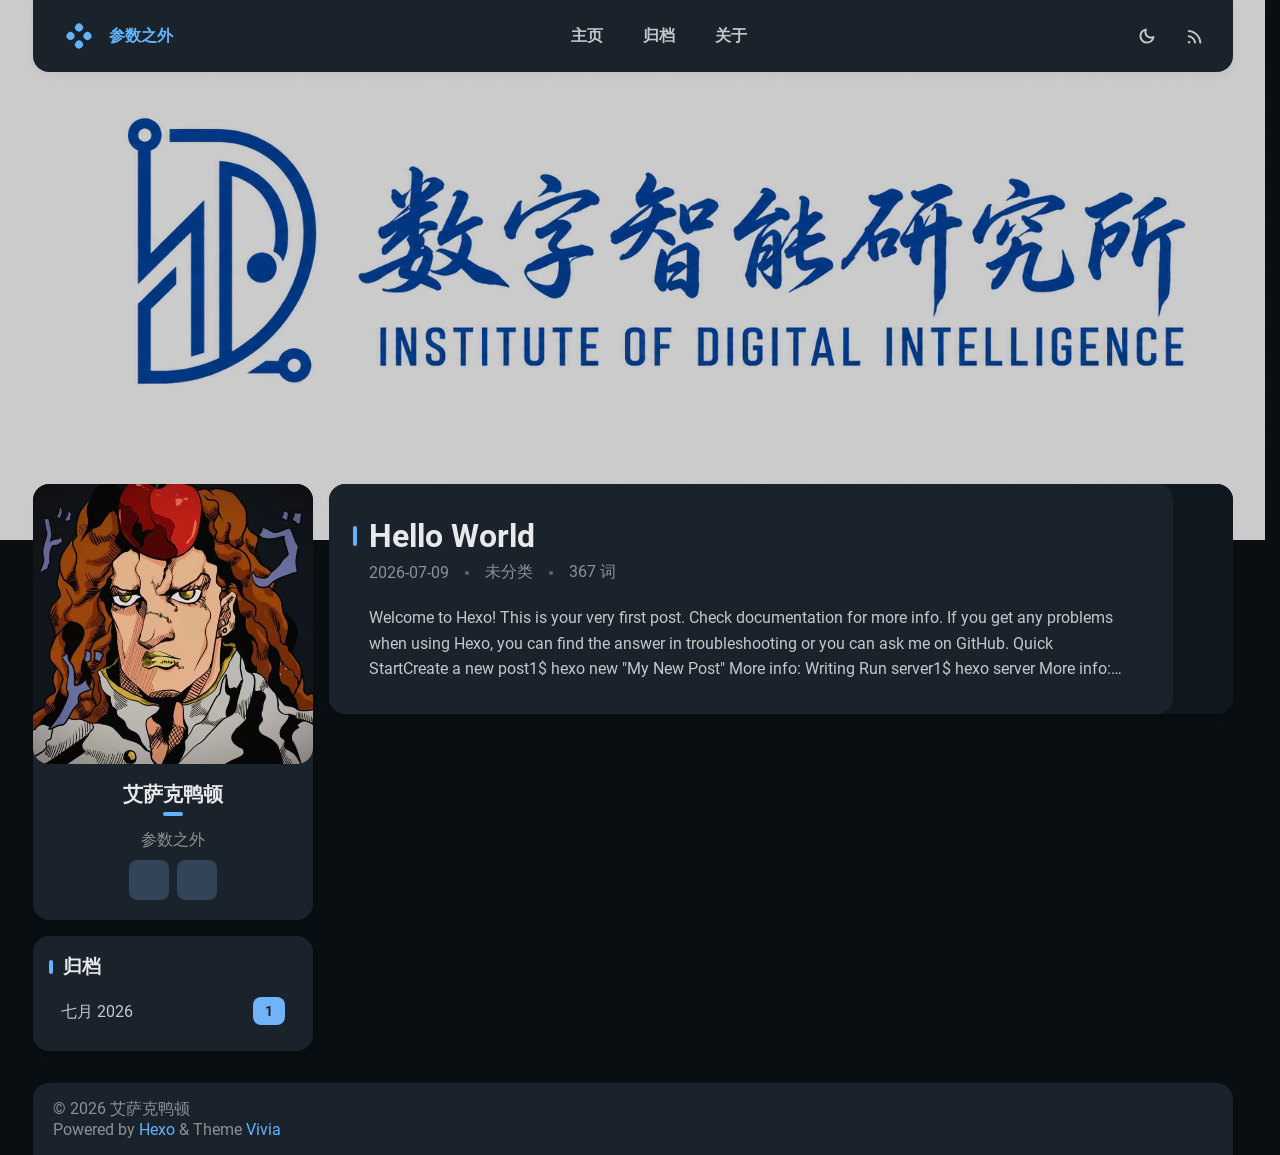
<file: index.html>
<!DOCTYPE html>


<html theme="dark" showBanner="true" hasBanner="true" > 
<link href="https://cdn.staticfile.org/font-awesome/6.4.2/css/fontawesome.min.css" rel="stylesheet">
<link href="https://cdn.staticfile.org/font-awesome/6.4.2/css/brands.min.css" rel="stylesheet">
<link href="https://cdn.staticfile.org/font-awesome/6.4.2/css/solid.min.css" rel="stylesheet">
<script src="/js/color.global.min.js" ></script>
<script src="/js/load-settings.js" ></script>

<head>
  <meta charset="utf-8">
  
  
  

  
  <title>参数之外</title>
  <meta name="viewport" content="width=device-width, initial-scale=1, shrink-to-fit=no">

  <link rel="preload" href="/css/fonts/Roboto-Regular.ttf" as="font" type="font/ttf" crossorigin="anonymous">
  <link rel="preload" href="/css/fonts/Roboto-Bold.ttf" as="font" type="font/ttf" crossorigin="anonymous">

  <meta property="og:type" content="website">
<meta property="og:title" content="参数之外">
<meta property="og:url" content="https://bydparams.cn/index.html">
<meta property="og:site_name" content="参数之外">
<meta property="og:locale" content="zh_CN">
<meta property="article:author" content="艾萨克鸭顿">
<meta name="twitter:card" content="summary">
  
    <link rel="alternate" href="/atom.xml" title="参数之外" type="application/atom+xml">
  
  
    <link rel="shortcut icon" href="/favicon.png">
  
  
  
<link rel="stylesheet" href="/css/style.css">

<meta name="generator" content="Hexo 8.1.2"></head>

<body>
  
  
    
<div id="banner" class=" is_home ">
  <img src="/image.png" itemprop="image">
  <div id="banner-dim"></div>
</div>
 
   
  <div id="main-grid" class="  ">
    <div id="nav" class=" is_home "  >
      <navbar id="navbar">
  <nav id="title-nav">
    <a href="/">
      <div id="vivia-logo">
        <div class="dot"></div>
        <div class="dot"></div>
        <div class="dot"></div>
        <div class="dot"></div>
      </div>
      <div>参数之外 </div>
    </a>
  </nav>
  <nav id="main-nav">
    
      <a class="main-nav-link" href="/">主页</a>
    
      <a class="main-nav-link" href="/archives">归档</a>
    
      <a class="main-nav-link" href="/about">关于</a>
    
  </nav>
  <nav id="sub-nav">
    <a id="theme-btn" class="nav-icon">
      <span class="light-mode-icon"><svg xmlns="http://www.w3.org/2000/svg" height="20" viewBox="0 -960 960 960" width="20"><path d="M438.5-829.913v-48q0-17.452 11.963-29.476 11.964-12.024 29.326-12.024 17.363 0 29.537 12.024t12.174 29.476v48q0 17.452-11.963 29.476-11.964 12.024-29.326 12.024-17.363 0-29.537-12.024T438.5-829.913Zm0 747.826v-48q0-17.452 11.963-29.476 11.964-12.024 29.326-12.024 17.363 0 29.537 12.024t12.174 29.476v48q0 17.452-11.963 29.476-11.964 12.024-29.326 12.024-17.363 0-29.537-12.024T438.5-82.087ZM877.913-438.5h-48q-17.452 0-29.476-11.963-12.024-11.964-12.024-29.326 0-17.363 12.024-29.537t29.476-12.174h48q17.452 0 29.476 11.963 12.024 11.964 12.024 29.326 0 17.363-12.024 29.537T877.913-438.5Zm-747.826 0h-48q-17.452 0-29.476-11.963-12.024-11.964-12.024-29.326 0-17.363 12.024-29.537T82.087-521.5h48q17.452 0 29.476 11.963 12.024 11.964 12.024 29.326 0 17.363-12.024 29.537T130.087-438.5Zm660.174-290.87-34.239 32q-12.913 12.674-29.565 12.174-16.653-.5-29.327-13.174-12.674-12.673-12.554-28.826.12-16.152 12.794-28.826l33-35q12.913-12.674 30.454-12.674t30.163 12.847q12.709 12.846 12.328 30.826-.38 17.98-13.054 30.653ZM262.63-203.978l-32 34q-12.913 12.674-30.454 12.674t-30.163-12.847q-12.709-12.846-12.328-30.826.38-17.98 13.054-30.653l33.239-31q12.913-12.674 29.565-12.174 16.653.5 29.327 13.174 12.674 12.673 12.554 28.826-.12 16.152-12.794 28.826Zm466.74 33.239-32-33.239q-12.674-12.913-12.174-29.565.5-16.653 13.174-29.327 12.673-12.674 28.826-13.054 16.152-.38 28.826 12.294l35 33q12.674 12.913 12.674 30.454t-12.847 30.163q-12.846 12.709-30.826 12.328-17.98-.38-30.653-13.054ZM203.978-697.37l-34-33q-12.674-12.913-13.174-29.945-.5-17.033 12.174-29.707t31.326-13.293q18.653-.62 31.326 13.054l32 34.239q11.674 12.913 11.174 29.565-.5 16.653-13.174 29.327-12.673 12.674-28.826 12.554-16.152-.12-28.826-12.794ZM480-240q-100 0-170-70t-70-170q0-100 70-170t170-70q100 0 170 70t70 170q0 100-70 170t-170 70Zm-.247-82q65.703 0 111.475-46.272Q637-414.544 637-480.247t-45.525-111.228Q545.95-637 480.247-637t-111.475 45.525Q323-545.95 323-480.247t45.525 111.975Q414.05-322 479.753-322ZM481-481Z"/></svg></span>
      <span class="dark-mode-icon"><svg xmlns="http://www.w3.org/2000/svg" height="20" viewBox="0 -960 960 960" width="20"><path d="M480.239-116.413q-152.63 0-258.228-105.478Q116.413-327.37 116.413-480q0-130.935 77.739-227.435t206.304-125.043q43.022-9.631 63.87 10.869t3.478 62.805q-8.891 22.043-14.315 44.463-5.424 22.42-5.424 46.689 0 91.694 64.326 155.879 64.325 64.186 156.218 64.186 24.369 0 46.978-4.946 22.609-4.945 44.413-14.076 42.826-17.369 62.967 1.142 20.142 18.511 10.511 61.054Q807.174-280 712.63-198.206q-94.543 81.793-232.391 81.793Zm0-95q79.783 0 143.337-40.217 63.554-40.218 95.793-108.283-15.608 4.044-31.097 5.326-15.49 1.283-31.859.805-123.706-4.066-210.777-90.539-87.071-86.473-91.614-212.092-.24-16.369.923-31.978 1.164-15.609 5.446-30.978-67.826 32.478-108.282 96.152Q211.652-559.543 211.652-480q0 111.929 78.329 190.258 78.329 78.329 190.258 78.329ZM466.13-465.891Z"/></svg></span>
    </a>
    
      <a id="nav-rss-link" class="nav-icon mobile-hide" href="/atom.xml" title="RSS 订阅">
        <svg xmlns="http://www.w3.org/2000/svg" height="20" viewBox="0 -960 960 960" width="20"><path d="M198-120q-25.846 0-44.23-18.384-18.384-18.385-18.384-44.23 0-25.846 18.384-44.23 18.384-18.385 44.23-18.385 25.846 0 44.23 18.385 18.384 18.384 18.384 44.23 0 25.845-18.384 44.23Q223.846-120 198-120Zm538.385 0q-18.846 0-32.923-13.769-14.076-13.769-15.922-33.23-8.692-100.616-51.077-188.654-42.385-88.039-109.885-155.539-67.5-67.501-155.539-109.885Q283-663.462 182.385-672.154q-19.461-1.846-33.23-16.23-13.769-14.385-13.769-33.846t14.076-32.922q14.077-13.461 32.923-12.23 120.076 8.692 226.038 58.768 105.961 50.077 185.73 129.846 79.769 79.769 129.846 185.731 50.077 105.961 58.769 226.038 1.231 18.846-12.538 32.922Q756.461-120 736.385-120Zm-252 0q-18.231 0-32.423-13.461t-18.653-33.538Q418.155-264.23 348.886-333.5q-69.27-69.27-166.501-84.423-20.077-4.462-33.538-18.961-13.461-14.5-13.461-33.346 0-19.076 13.884-33.23 13.884-14.153 33.115-10.922 136.769 15.384 234.384 112.999 97.615 97.615 112.999 234.384 3.231 19.23-10.538 33.115Q505.461-120 484.385-120Z"/></svg>
      </a>
    
    <div id="nav-menu-btn" class="nav-icon">
      <svg xmlns="http://www.w3.org/2000/svg" height="20" viewBox="0 -960 960 960" width="20"><path d="M177.37-252.282q-17.453 0-29.477-11.964-12.024-11.963-12.024-29.326t12.024-29.537q12.024-12.174 29.477-12.174h605.26q17.453 0 29.477 11.964 12.024 11.963 12.024 29.326t-12.024 29.537q-12.024 12.174-29.477 12.174H177.37Zm0-186.218q-17.453 0-29.477-11.963-12.024-11.964-12.024-29.326 0-17.363 12.024-29.537T177.37-521.5h605.26q17.453 0 29.477 11.963 12.024 11.964 12.024 29.326 0 17.363-12.024 29.537T782.63-438.5H177.37Zm0-186.217q-17.453 0-29.477-11.964-12.024-11.963-12.024-29.326t12.024-29.537q12.024-12.174 29.477-12.174h605.26q17.453 0 29.477 11.964 12.024 11.963 12.024 29.326t-12.024 29.537q-12.024 12.174-29.477 12.174H177.37Z"/></svg>
    </div>
  </nav>
</navbar>
<div id="nav-dropdown" class="hidden">
  <div id="dropdown-link-list">
    
      <a class="nav-dropdown-link" href="/">主页</a>
    
      <a class="nav-dropdown-link" href="/archives">归档</a>
    
      <a class="nav-dropdown-link" href="/about">关于</a>
    
    
      <a class="nav-dropdown-link" href="/atom.xml" title="RSS 订阅">RSS</a>
     
    </div>
</div>
<script>
  let dropdownBtn = document.getElementById("nav-menu-btn");
  let dropdownEle = document.getElementById("nav-dropdown");
  dropdownBtn.onclick = function() {
    dropdownEle.classList.toggle("hidden");
  }
</script>
    </div>
    <div id="sidebar-wrapper">
      <sidebar id="sidebar">
  
    <div class="widget-wrap">
  <div class="info-card">
    <div class="avatar">
      
        <image src=/favicon.png></image>
      
      <div class="img-dim"></div>
    </div>
    <div class="info">
      <div class="username">艾萨克鸭顿 </div>
      <div class="dot"></div>
      <div class="subtitle">参数之外 </div>
      <div class="link-list">
        
          <a class="link-btn" rel="me noopener" target="_blank" href="https://github.com/shenkunlovecoding" title="GitHub"><i class="fa-brands fa-github"></i></a>
        
          <a class="link-btn" rel="me noopener" target="_blank" href="https://space.bilibili.com/624444265" title="BiliBili"><i class="fa-brands fa-bilibili"></i></a>
         
      </div>  
    </div>
  </div>
</div>

  
  <div class="sticky">
    
      



    
      

    
      
  <div class="widget-wrap">
    <div class="widget">
      <h3 class="widget-title">归档</h3>
      
      
        <a class="archive-link" href="/archives/2026/07 ">
          七月 2026 
          <div class="archive-count">1 </div>
        </a>
      
    </div>
  </div>


    
  </div>
</sidebar>
    </div>
    <div id="content-body">
      
  



<article id="post-hello-world" class="h-entry article article-type-post" itemprop="blogPost" itemscope itemtype="https://schema.org/BlogPosting">
   
  <div class="article-inner">
    <div class="article-main">
      <header class="article-header">
        
<div class="main-title-bar">
  <div class="main-title-dot"></div>
  
    
      <h1 itemprop="name">
        <a class="p-name article-title" href="/2026/07/09/hello-world/">Hello World</a>
      </h1>
    
  
</div>

        <div class='meta-info-bar'>
          <div class="meta-info">
  <time class="dt-published" datetime="2026-07-09T03:23:43.039Z" itemprop="datePublished">2026-07-09</time>
</div>
          <div class="need-seperator meta-info">
            <div class="meta-cate-flex">
  
    未分类 
   
</div>
  
          </div>
          <div class="wordcount need-seperator meta-info">
            367 词 
          </div>
        </div>
        
      </header>
      <div class="e-content article-entry" itemprop="articleBody">
        
          <div class="truncate-text">
            
              Welcome to Hexo! This is your very first post. Check documentation for more info. If you get any problems when using Hexo, you can find the answer in troubleshooting or you can ask me on GitHub.
Quick StartCreate a new post1$ hexo new &quot;My New Post&quot;

More info: Writing
Run server1$ hexo server

More info: Server
Generate static files1$ hexo generate

More info: Generating
Deploy to remote sites1$ hexo deploy

More info: Deployment

            
          </div>
        
      </div>

         
    </div>

    

    
    <a class="right-panel  non-pic  "
      
      href="/2026/07/09/hello-world/" 
    >
       
      <i class="fa-solid fa-angle-right non-pic"></i>
       
    </a>
     
  </div>
  
</article>










    </div>
    <div id="footer-wrapper">
      <footer id="footer">
  
  <div id="footer-info" class="inner">
    
    &copy; 2026 艾萨克鸭顿<br>
    Powered by <a href="https://hexo.io/" target="_blank">Hexo</a> & Theme <a target="_blank" rel="noopener" href="https://github.com/saicaca/hexo-theme-vivia">Vivia</a>
  </div>
</footer>

    </div>
    <div class="back-to-top-wrapper">
    <button id="back-to-top-btn" class="back-to-top-btn hide" onclick="topFunction()">
        <i class="fa-solid fa-angle-up"></i>
    </button>
</div>

<script>
    function topFunction() {
        window.scroll({ top: 0, behavior: 'smooth' });
    }
    let btn = document.getElementById('back-to-top-btn');
    function scrollFunction() {
        if (document.body.scrollTop > 600 || document.documentElement.scrollTop > 600) {
            btn.classList.remove('hide')
        } else {
            btn.classList.add('hide')
        }
    }
    window.onscroll = function() {
        scrollFunction();
    }
</script>

  </div>
  <script src="/js/light-dark-switch.js"></script>
</body>
</html>
</file>
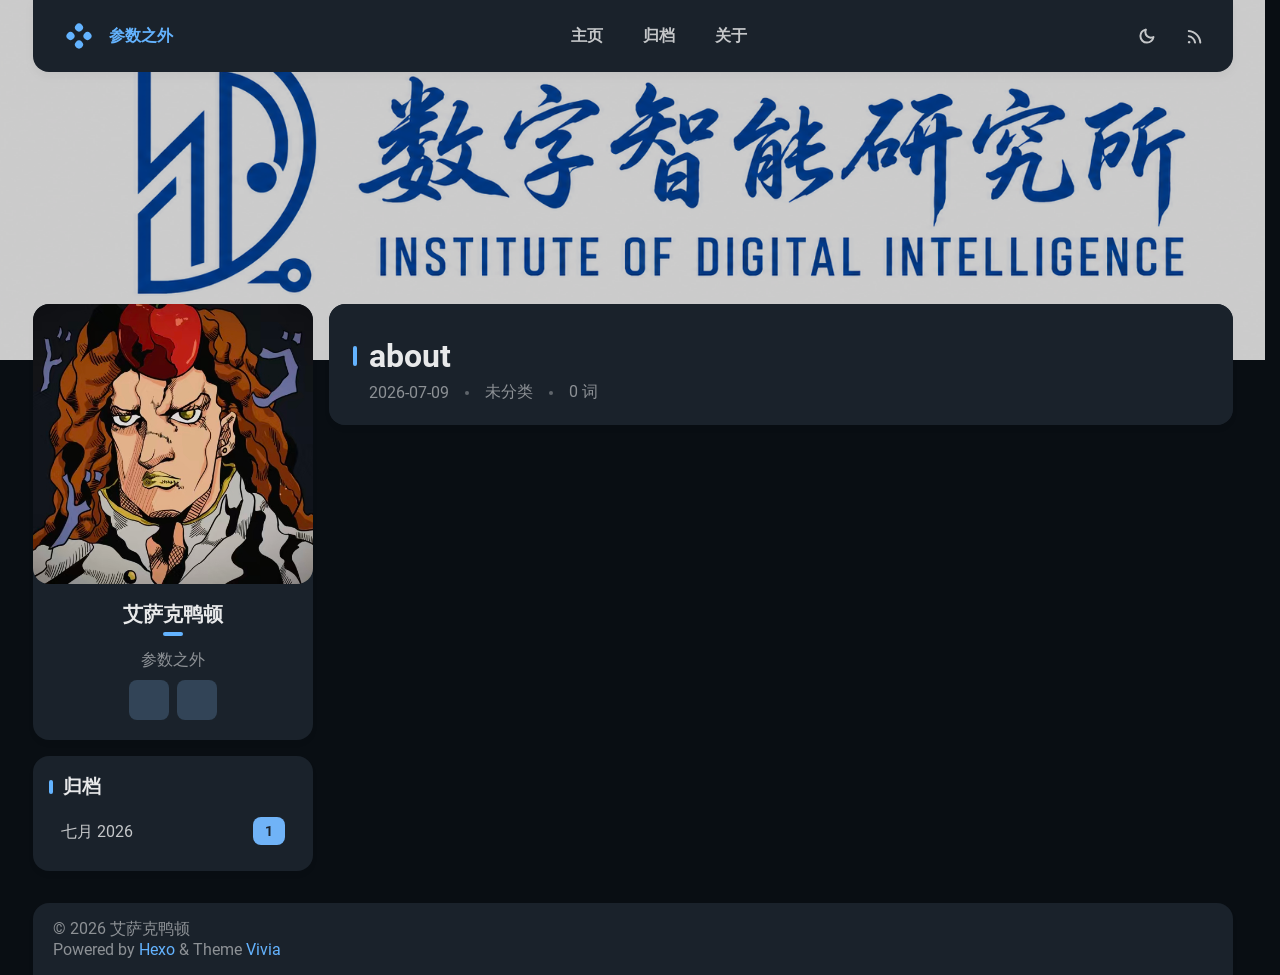
<file: about/index.html>
<!DOCTYPE html>


<html theme="dark" showBanner="true" hasBanner="true" > 
<link href="https://cdn.staticfile.org/font-awesome/6.4.2/css/fontawesome.min.css" rel="stylesheet">
<link href="https://cdn.staticfile.org/font-awesome/6.4.2/css/brands.min.css" rel="stylesheet">
<link href="https://cdn.staticfile.org/font-awesome/6.4.2/css/solid.min.css" rel="stylesheet">
<script src="/js/color.global.min.js" ></script>
<script src="/js/load-settings.js" ></script>

<head>
  <meta charset="utf-8">
  
  
  

  
  <title>about | 参数之外</title>
  <meta name="viewport" content="width=device-width, initial-scale=1, shrink-to-fit=no">

  <link rel="preload" href="/css/fonts/Roboto-Regular.ttf" as="font" type="font/ttf" crossorigin="anonymous">
  <link rel="preload" href="/css/fonts/Roboto-Bold.ttf" as="font" type="font/ttf" crossorigin="anonymous">

  <meta property="og:type" content="website">
<meta property="og:title" content="about">
<meta property="og:url" content="https://bydparams.cn/about/index.html">
<meta property="og:site_name" content="参数之外">
<meta property="og:locale" content="zh_CN">
<meta property="article:published_time" content="2026-07-09T03:48:43.000Z">
<meta property="article:modified_time" content="2026-07-09T03:48:43.534Z">
<meta property="article:author" content="艾萨克鸭顿">
<meta name="twitter:card" content="summary">
  
    <link rel="alternate" href="/atom.xml" title="参数之外" type="application/atom+xml">
  
  
    <link rel="shortcut icon" href="/favicon.png">
  
  
  
<link rel="stylesheet" href="/css/style.css">

<meta name="generator" content="Hexo 8.1.2"></head>

<body>
  
  
    
<div id="banner" class="">
  <img src="/image.png" itemprop="image">
  <div id="banner-dim"></div>
</div>
 
   
  <div id="main-grid" class="  ">
    <div id="nav" class=""  >
      <navbar id="navbar">
  <nav id="title-nav">
    <a href="/">
      <div id="vivia-logo">
        <div class="dot"></div>
        <div class="dot"></div>
        <div class="dot"></div>
        <div class="dot"></div>
      </div>
      <div>参数之外 </div>
    </a>
  </nav>
  <nav id="main-nav">
    
      <a class="main-nav-link" href="/">主页</a>
    
      <a class="main-nav-link" href="/archives">归档</a>
    
      <a class="main-nav-link" href="/about">关于</a>
    
  </nav>
  <nav id="sub-nav">
    <a id="theme-btn" class="nav-icon">
      <span class="light-mode-icon"><svg xmlns="http://www.w3.org/2000/svg" height="20" viewBox="0 -960 960 960" width="20"><path d="M438.5-829.913v-48q0-17.452 11.963-29.476 11.964-12.024 29.326-12.024 17.363 0 29.537 12.024t12.174 29.476v48q0 17.452-11.963 29.476-11.964 12.024-29.326 12.024-17.363 0-29.537-12.024T438.5-829.913Zm0 747.826v-48q0-17.452 11.963-29.476 11.964-12.024 29.326-12.024 17.363 0 29.537 12.024t12.174 29.476v48q0 17.452-11.963 29.476-11.964 12.024-29.326 12.024-17.363 0-29.537-12.024T438.5-82.087ZM877.913-438.5h-48q-17.452 0-29.476-11.963-12.024-11.964-12.024-29.326 0-17.363 12.024-29.537t29.476-12.174h48q17.452 0 29.476 11.963 12.024 11.964 12.024 29.326 0 17.363-12.024 29.537T877.913-438.5Zm-747.826 0h-48q-17.452 0-29.476-11.963-12.024-11.964-12.024-29.326 0-17.363 12.024-29.537T82.087-521.5h48q17.452 0 29.476 11.963 12.024 11.964 12.024 29.326 0 17.363-12.024 29.537T130.087-438.5Zm660.174-290.87-34.239 32q-12.913 12.674-29.565 12.174-16.653-.5-29.327-13.174-12.674-12.673-12.554-28.826.12-16.152 12.794-28.826l33-35q12.913-12.674 30.454-12.674t30.163 12.847q12.709 12.846 12.328 30.826-.38 17.98-13.054 30.653ZM262.63-203.978l-32 34q-12.913 12.674-30.454 12.674t-30.163-12.847q-12.709-12.846-12.328-30.826.38-17.98 13.054-30.653l33.239-31q12.913-12.674 29.565-12.174 16.653.5 29.327 13.174 12.674 12.673 12.554 28.826-.12 16.152-12.794 28.826Zm466.74 33.239-32-33.239q-12.674-12.913-12.174-29.565.5-16.653 13.174-29.327 12.673-12.674 28.826-13.054 16.152-.38 28.826 12.294l35 33q12.674 12.913 12.674 30.454t-12.847 30.163q-12.846 12.709-30.826 12.328-17.98-.38-30.653-13.054ZM203.978-697.37l-34-33q-12.674-12.913-13.174-29.945-.5-17.033 12.174-29.707t31.326-13.293q18.653-.62 31.326 13.054l32 34.239q11.674 12.913 11.174 29.565-.5 16.653-13.174 29.327-12.673 12.674-28.826 12.554-16.152-.12-28.826-12.794ZM480-240q-100 0-170-70t-70-170q0-100 70-170t170-70q100 0 170 70t70 170q0 100-70 170t-170 70Zm-.247-82q65.703 0 111.475-46.272Q637-414.544 637-480.247t-45.525-111.228Q545.95-637 480.247-637t-111.475 45.525Q323-545.95 323-480.247t45.525 111.975Q414.05-322 479.753-322ZM481-481Z"/></svg></span>
      <span class="dark-mode-icon"><svg xmlns="http://www.w3.org/2000/svg" height="20" viewBox="0 -960 960 960" width="20"><path d="M480.239-116.413q-152.63 0-258.228-105.478Q116.413-327.37 116.413-480q0-130.935 77.739-227.435t206.304-125.043q43.022-9.631 63.87 10.869t3.478 62.805q-8.891 22.043-14.315 44.463-5.424 22.42-5.424 46.689 0 91.694 64.326 155.879 64.325 64.186 156.218 64.186 24.369 0 46.978-4.946 22.609-4.945 44.413-14.076 42.826-17.369 62.967 1.142 20.142 18.511 10.511 61.054Q807.174-280 712.63-198.206q-94.543 81.793-232.391 81.793Zm0-95q79.783 0 143.337-40.217 63.554-40.218 95.793-108.283-15.608 4.044-31.097 5.326-15.49 1.283-31.859.805-123.706-4.066-210.777-90.539-87.071-86.473-91.614-212.092-.24-16.369.923-31.978 1.164-15.609 5.446-30.978-67.826 32.478-108.282 96.152Q211.652-559.543 211.652-480q0 111.929 78.329 190.258 78.329 78.329 190.258 78.329ZM466.13-465.891Z"/></svg></span>
    </a>
    
      <a id="nav-rss-link" class="nav-icon mobile-hide" href="/atom.xml" title="RSS 订阅">
        <svg xmlns="http://www.w3.org/2000/svg" height="20" viewBox="0 -960 960 960" width="20"><path d="M198-120q-25.846 0-44.23-18.384-18.384-18.385-18.384-44.23 0-25.846 18.384-44.23 18.384-18.385 44.23-18.385 25.846 0 44.23 18.385 18.384 18.384 18.384 44.23 0 25.845-18.384 44.23Q223.846-120 198-120Zm538.385 0q-18.846 0-32.923-13.769-14.076-13.769-15.922-33.23-8.692-100.616-51.077-188.654-42.385-88.039-109.885-155.539-67.5-67.501-155.539-109.885Q283-663.462 182.385-672.154q-19.461-1.846-33.23-16.23-13.769-14.385-13.769-33.846t14.076-32.922q14.077-13.461 32.923-12.23 120.076 8.692 226.038 58.768 105.961 50.077 185.73 129.846 79.769 79.769 129.846 185.731 50.077 105.961 58.769 226.038 1.231 18.846-12.538 32.922Q756.461-120 736.385-120Zm-252 0q-18.231 0-32.423-13.461t-18.653-33.538Q418.155-264.23 348.886-333.5q-69.27-69.27-166.501-84.423-20.077-4.462-33.538-18.961-13.461-14.5-13.461-33.346 0-19.076 13.884-33.23 13.884-14.153 33.115-10.922 136.769 15.384 234.384 112.999 97.615 97.615 112.999 234.384 3.231 19.23-10.538 33.115Q505.461-120 484.385-120Z"/></svg>
      </a>
    
    <div id="nav-menu-btn" class="nav-icon">
      <svg xmlns="http://www.w3.org/2000/svg" height="20" viewBox="0 -960 960 960" width="20"><path d="M177.37-252.282q-17.453 0-29.477-11.964-12.024-11.963-12.024-29.326t12.024-29.537q12.024-12.174 29.477-12.174h605.26q17.453 0 29.477 11.964 12.024 11.963 12.024 29.326t-12.024 29.537q-12.024 12.174-29.477 12.174H177.37Zm0-186.218q-17.453 0-29.477-11.963-12.024-11.964-12.024-29.326 0-17.363 12.024-29.537T177.37-521.5h605.26q17.453 0 29.477 11.963 12.024 11.964 12.024 29.326 0 17.363-12.024 29.537T782.63-438.5H177.37Zm0-186.217q-17.453 0-29.477-11.964-12.024-11.963-12.024-29.326t12.024-29.537q12.024-12.174 29.477-12.174h605.26q17.453 0 29.477 11.964 12.024 11.963 12.024 29.326t-12.024 29.537q-12.024 12.174-29.477 12.174H177.37Z"/></svg>
    </div>
  </nav>
</navbar>
<div id="nav-dropdown" class="hidden">
  <div id="dropdown-link-list">
    
      <a class="nav-dropdown-link" href="/">主页</a>
    
      <a class="nav-dropdown-link" href="/archives">归档</a>
    
      <a class="nav-dropdown-link" href="/about">关于</a>
    
    
      <a class="nav-dropdown-link" href="/atom.xml" title="RSS 订阅">RSS</a>
     
    </div>
</div>
<script>
  let dropdownBtn = document.getElementById("nav-menu-btn");
  let dropdownEle = document.getElementById("nav-dropdown");
  dropdownBtn.onclick = function() {
    dropdownEle.classList.toggle("hidden");
  }
</script>
    </div>
    <div id="sidebar-wrapper">
      <sidebar id="sidebar">
  
    <div class="widget-wrap">
  <div class="info-card">
    <div class="avatar">
      
        <image src=/favicon.png></image>
      
      <div class="img-dim"></div>
    </div>
    <div class="info">
      <div class="username">艾萨克鸭顿 </div>
      <div class="dot"></div>
      <div class="subtitle">参数之外 </div>
      <div class="link-list">
        
          <a class="link-btn" rel="me noopener" target="_blank" href="https://github.com/shenkunlovecoding" title="GitHub"><i class="fa-brands fa-github"></i></a>
        
          <a class="link-btn" rel="me noopener" target="_blank" href="https://space.bilibili.com/624444265" title="BiliBili"><i class="fa-brands fa-bilibili"></i></a>
         
      </div>  
    </div>
  </div>
</div>

  
  <div class="sticky">
    
      



    
      

    
      
  <div class="widget-wrap">
    <div class="widget">
      <h3 class="widget-title">归档</h3>
      
      
        <a class="archive-link" href="/archives/2026/07 ">
          七月 2026 
          <div class="archive-count">1 </div>
        </a>
      
    </div>
  </div>


    
  </div>
</sidebar>
    </div>
    <div id="content-body">
      



<article id="page-" class="h-entry article article-type-page" itemprop="blogPost" itemscope itemtype="https://schema.org/BlogPosting">
   
  <div class="article-inner">
    <div class="article-main">
      <header class="article-header">
        
<div class="main-title-bar">
  <div class="main-title-dot"></div>
  
    
      <h1 class="p-name article-title" itemprop="headline name">
        about
      </h1>
    
  
</div>

        <div class='meta-info-bar'>
          <div class="meta-info">
  <time class="dt-published" datetime="2026-07-09T03:48:43.000Z" itemprop="datePublished">2026-07-09</time>
</div>
          <div class="need-seperator meta-info">
            <div class="meta-cate-flex">
  
    未分类 
   
</div>
  
          </div>
          <div class="wordcount need-seperator meta-info">
            0 词 
          </div>
        </div>
        
      </header>
      <div class="e-content article-entry" itemprop="articleBody">
        
          
        
      </div>

         
    </div>

    

     
  </div>
  
    

  
</article>







    </div>
    <div id="footer-wrapper">
      <footer id="footer">
  
  <div id="footer-info" class="inner">
    
    &copy; 2026 艾萨克鸭顿<br>
    Powered by <a href="https://hexo.io/" target="_blank">Hexo</a> & Theme <a target="_blank" rel="noopener" href="https://github.com/saicaca/hexo-theme-vivia">Vivia</a>
  </div>
</footer>

    </div>
    <div class="back-to-top-wrapper">
    <button id="back-to-top-btn" class="back-to-top-btn hide" onclick="topFunction()">
        <i class="fa-solid fa-angle-up"></i>
    </button>
</div>

<script>
    function topFunction() {
        window.scroll({ top: 0, behavior: 'smooth' });
    }
    let btn = document.getElementById('back-to-top-btn');
    function scrollFunction() {
        if (document.body.scrollTop > 600 || document.documentElement.scrollTop > 600) {
            btn.classList.remove('hide')
        } else {
            btn.classList.add('hide')
        }
    }
    window.onscroll = function() {
        scrollFunction();
    }
</script>

  </div>
  <script src="/js/light-dark-switch.js"></script>
</body>
</html>
</file>
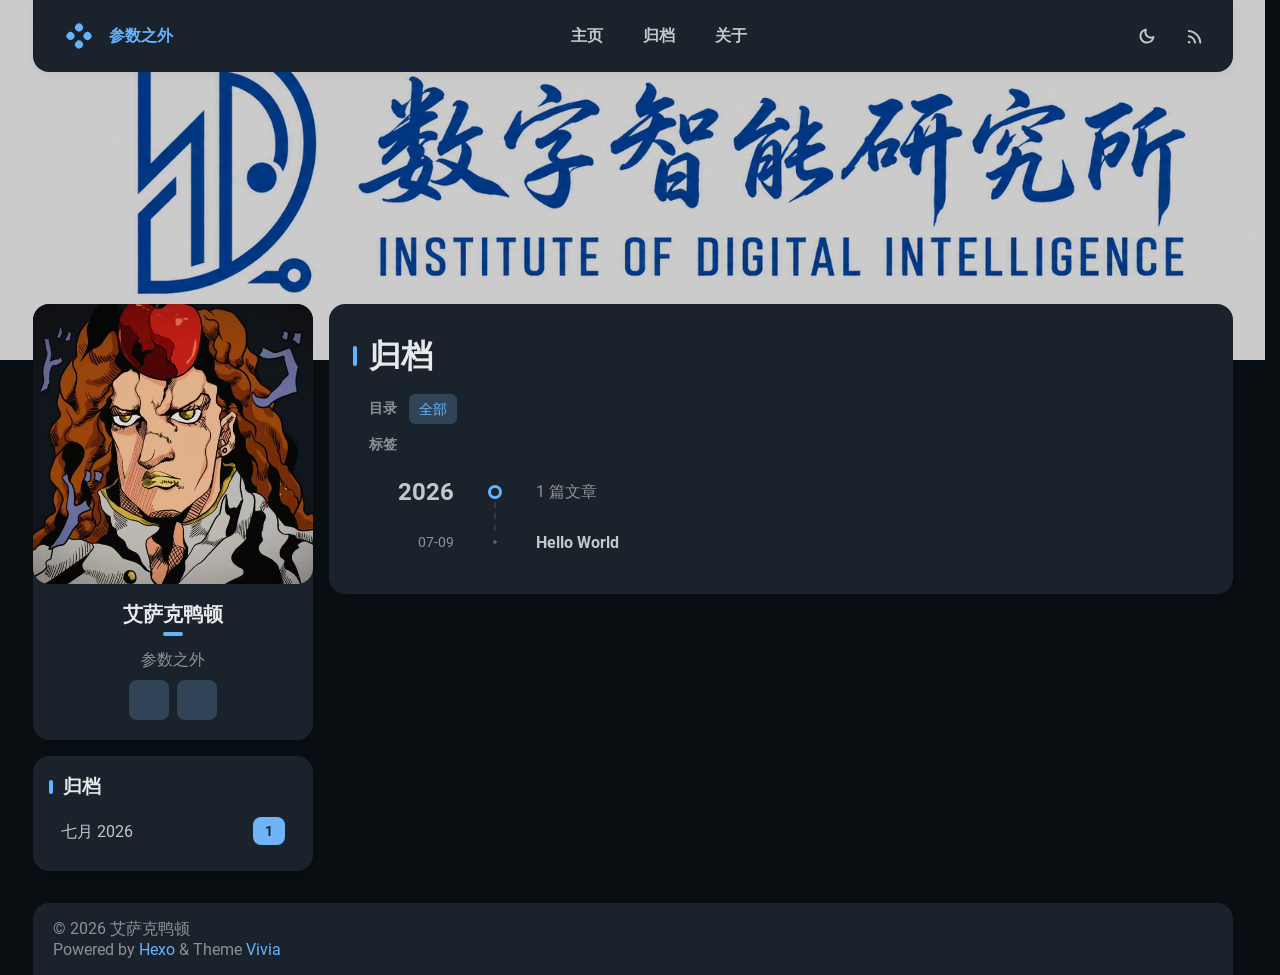
<file: archives/index.html>
<!DOCTYPE html>


<html theme="dark" showBanner="true" hasBanner="true" > 
<link href="https://cdn.staticfile.org/font-awesome/6.4.2/css/fontawesome.min.css" rel="stylesheet">
<link href="https://cdn.staticfile.org/font-awesome/6.4.2/css/brands.min.css" rel="stylesheet">
<link href="https://cdn.staticfile.org/font-awesome/6.4.2/css/solid.min.css" rel="stylesheet">
<script src="/js/color.global.min.js" ></script>
<script src="/js/load-settings.js" ></script>

<head>
  <meta charset="utf-8">
  
  
  

  
  <title>归档 | 参数之外</title>
  <meta name="viewport" content="width=device-width, initial-scale=1, shrink-to-fit=no">

  <link rel="preload" href="/css/fonts/Roboto-Regular.ttf" as="font" type="font/ttf" crossorigin="anonymous">
  <link rel="preload" href="/css/fonts/Roboto-Bold.ttf" as="font" type="font/ttf" crossorigin="anonymous">

  <meta property="og:type" content="website">
<meta property="og:title" content="参数之外">
<meta property="og:url" content="https://bydparams.cn/archives/index.html">
<meta property="og:site_name" content="参数之外">
<meta property="og:locale" content="zh_CN">
<meta property="article:author" content="艾萨克鸭顿">
<meta name="twitter:card" content="summary">
  
    <link rel="alternate" href="/atom.xml" title="参数之外" type="application/atom+xml">
  
  
    <link rel="shortcut icon" href="/favicon.png">
  
  
  
<link rel="stylesheet" href="/css/style.css">

<meta name="generator" content="Hexo 8.1.2"></head>

<body>
  
  
    
<div id="banner" class="">
  <img src="/image.png" itemprop="image">
  <div id="banner-dim"></div>
</div>
 
   
  <div id="main-grid" class="  ">
    <div id="nav" class=""  >
      <navbar id="navbar">
  <nav id="title-nav">
    <a href="/">
      <div id="vivia-logo">
        <div class="dot"></div>
        <div class="dot"></div>
        <div class="dot"></div>
        <div class="dot"></div>
      </div>
      <div>参数之外 </div>
    </a>
  </nav>
  <nav id="main-nav">
    
      <a class="main-nav-link" href="/">主页</a>
    
      <a class="main-nav-link" href="/archives">归档</a>
    
      <a class="main-nav-link" href="/about">关于</a>
    
  </nav>
  <nav id="sub-nav">
    <a id="theme-btn" class="nav-icon">
      <span class="light-mode-icon"><svg xmlns="http://www.w3.org/2000/svg" height="20" viewBox="0 -960 960 960" width="20"><path d="M438.5-829.913v-48q0-17.452 11.963-29.476 11.964-12.024 29.326-12.024 17.363 0 29.537 12.024t12.174 29.476v48q0 17.452-11.963 29.476-11.964 12.024-29.326 12.024-17.363 0-29.537-12.024T438.5-829.913Zm0 747.826v-48q0-17.452 11.963-29.476 11.964-12.024 29.326-12.024 17.363 0 29.537 12.024t12.174 29.476v48q0 17.452-11.963 29.476-11.964 12.024-29.326 12.024-17.363 0-29.537-12.024T438.5-82.087ZM877.913-438.5h-48q-17.452 0-29.476-11.963-12.024-11.964-12.024-29.326 0-17.363 12.024-29.537t29.476-12.174h48q17.452 0 29.476 11.963 12.024 11.964 12.024 29.326 0 17.363-12.024 29.537T877.913-438.5Zm-747.826 0h-48q-17.452 0-29.476-11.963-12.024-11.964-12.024-29.326 0-17.363 12.024-29.537T82.087-521.5h48q17.452 0 29.476 11.963 12.024 11.964 12.024 29.326 0 17.363-12.024 29.537T130.087-438.5Zm660.174-290.87-34.239 32q-12.913 12.674-29.565 12.174-16.653-.5-29.327-13.174-12.674-12.673-12.554-28.826.12-16.152 12.794-28.826l33-35q12.913-12.674 30.454-12.674t30.163 12.847q12.709 12.846 12.328 30.826-.38 17.98-13.054 30.653ZM262.63-203.978l-32 34q-12.913 12.674-30.454 12.674t-30.163-12.847q-12.709-12.846-12.328-30.826.38-17.98 13.054-30.653l33.239-31q12.913-12.674 29.565-12.174 16.653.5 29.327 13.174 12.674 12.673 12.554 28.826-.12 16.152-12.794 28.826Zm466.74 33.239-32-33.239q-12.674-12.913-12.174-29.565.5-16.653 13.174-29.327 12.673-12.674 28.826-13.054 16.152-.38 28.826 12.294l35 33q12.674 12.913 12.674 30.454t-12.847 30.163q-12.846 12.709-30.826 12.328-17.98-.38-30.653-13.054ZM203.978-697.37l-34-33q-12.674-12.913-13.174-29.945-.5-17.033 12.174-29.707t31.326-13.293q18.653-.62 31.326 13.054l32 34.239q11.674 12.913 11.174 29.565-.5 16.653-13.174 29.327-12.673 12.674-28.826 12.554-16.152-.12-28.826-12.794ZM480-240q-100 0-170-70t-70-170q0-100 70-170t170-70q100 0 170 70t70 170q0 100-70 170t-170 70Zm-.247-82q65.703 0 111.475-46.272Q637-414.544 637-480.247t-45.525-111.228Q545.95-637 480.247-637t-111.475 45.525Q323-545.95 323-480.247t45.525 111.975Q414.05-322 479.753-322ZM481-481Z"/></svg></span>
      <span class="dark-mode-icon"><svg xmlns="http://www.w3.org/2000/svg" height="20" viewBox="0 -960 960 960" width="20"><path d="M480.239-116.413q-152.63 0-258.228-105.478Q116.413-327.37 116.413-480q0-130.935 77.739-227.435t206.304-125.043q43.022-9.631 63.87 10.869t3.478 62.805q-8.891 22.043-14.315 44.463-5.424 22.42-5.424 46.689 0 91.694 64.326 155.879 64.325 64.186 156.218 64.186 24.369 0 46.978-4.946 22.609-4.945 44.413-14.076 42.826-17.369 62.967 1.142 20.142 18.511 10.511 61.054Q807.174-280 712.63-198.206q-94.543 81.793-232.391 81.793Zm0-95q79.783 0 143.337-40.217 63.554-40.218 95.793-108.283-15.608 4.044-31.097 5.326-15.49 1.283-31.859.805-123.706-4.066-210.777-90.539-87.071-86.473-91.614-212.092-.24-16.369.923-31.978 1.164-15.609 5.446-30.978-67.826 32.478-108.282 96.152Q211.652-559.543 211.652-480q0 111.929 78.329 190.258 78.329 78.329 190.258 78.329ZM466.13-465.891Z"/></svg></span>
    </a>
    
      <a id="nav-rss-link" class="nav-icon mobile-hide" href="/atom.xml" title="RSS 订阅">
        <svg xmlns="http://www.w3.org/2000/svg" height="20" viewBox="0 -960 960 960" width="20"><path d="M198-120q-25.846 0-44.23-18.384-18.384-18.385-18.384-44.23 0-25.846 18.384-44.23 18.384-18.385 44.23-18.385 25.846 0 44.23 18.385 18.384 18.384 18.384 44.23 0 25.845-18.384 44.23Q223.846-120 198-120Zm538.385 0q-18.846 0-32.923-13.769-14.076-13.769-15.922-33.23-8.692-100.616-51.077-188.654-42.385-88.039-109.885-155.539-67.5-67.501-155.539-109.885Q283-663.462 182.385-672.154q-19.461-1.846-33.23-16.23-13.769-14.385-13.769-33.846t14.076-32.922q14.077-13.461 32.923-12.23 120.076 8.692 226.038 58.768 105.961 50.077 185.73 129.846 79.769 79.769 129.846 185.731 50.077 105.961 58.769 226.038 1.231 18.846-12.538 32.922Q756.461-120 736.385-120Zm-252 0q-18.231 0-32.423-13.461t-18.653-33.538Q418.155-264.23 348.886-333.5q-69.27-69.27-166.501-84.423-20.077-4.462-33.538-18.961-13.461-14.5-13.461-33.346 0-19.076 13.884-33.23 13.884-14.153 33.115-10.922 136.769 15.384 234.384 112.999 97.615 97.615 112.999 234.384 3.231 19.23-10.538 33.115Q505.461-120 484.385-120Z"/></svg>
      </a>
    
    <div id="nav-menu-btn" class="nav-icon">
      <svg xmlns="http://www.w3.org/2000/svg" height="20" viewBox="0 -960 960 960" width="20"><path d="M177.37-252.282q-17.453 0-29.477-11.964-12.024-11.963-12.024-29.326t12.024-29.537q12.024-12.174 29.477-12.174h605.26q17.453 0 29.477 11.964 12.024 11.963 12.024 29.326t-12.024 29.537q-12.024 12.174-29.477 12.174H177.37Zm0-186.218q-17.453 0-29.477-11.963-12.024-11.964-12.024-29.326 0-17.363 12.024-29.537T177.37-521.5h605.26q17.453 0 29.477 11.963 12.024 11.964 12.024 29.326 0 17.363-12.024 29.537T782.63-438.5H177.37Zm0-186.217q-17.453 0-29.477-11.964-12.024-11.963-12.024-29.326t12.024-29.537q12.024-12.174 29.477-12.174h605.26q17.453 0 29.477 11.964 12.024 11.963 12.024 29.326t-12.024 29.537q-12.024 12.174-29.477 12.174H177.37Z"/></svg>
    </div>
  </nav>
</navbar>
<div id="nav-dropdown" class="hidden">
  <div id="dropdown-link-list">
    
      <a class="nav-dropdown-link" href="/">主页</a>
    
      <a class="nav-dropdown-link" href="/archives">归档</a>
    
      <a class="nav-dropdown-link" href="/about">关于</a>
    
    
      <a class="nav-dropdown-link" href="/atom.xml" title="RSS 订阅">RSS</a>
     
    </div>
</div>
<script>
  let dropdownBtn = document.getElementById("nav-menu-btn");
  let dropdownEle = document.getElementById("nav-dropdown");
  dropdownBtn.onclick = function() {
    dropdownEle.classList.toggle("hidden");
  }
</script>
    </div>
    <div id="sidebar-wrapper">
      <sidebar id="sidebar">
  
    <div class="widget-wrap">
  <div class="info-card">
    <div class="avatar">
      
        <image src=/favicon.png></image>
      
      <div class="img-dim"></div>
    </div>
    <div class="info">
      <div class="username">艾萨克鸭顿 </div>
      <div class="dot"></div>
      <div class="subtitle">参数之外 </div>
      <div class="link-list">
        
          <a class="link-btn" rel="me noopener" target="_blank" href="https://github.com/shenkunlovecoding" title="GitHub"><i class="fa-brands fa-github"></i></a>
        
          <a class="link-btn" rel="me noopener" target="_blank" href="https://space.bilibili.com/624444265" title="BiliBili"><i class="fa-brands fa-bilibili"></i></a>
         
      </div>  
    </div>
  </div>
</div>

  
  <div class="sticky">
    
      



    
      

    
      
  <div class="widget-wrap">
    <div class="widget">
      <h3 class="widget-title">归档</h3>
      
      
        <a class="archive-link" href="/archives/2026/07 ">
          七月 2026 
          <div class="archive-count">1 </div>
        </a>
      
    </div>
  </div>


    
  </div>
</sidebar>
    </div>
    <div id="content-body">
       

<div class="archive-main-card">
    <div class="archive-top">
      <div class="main-title-bar">
        <div class="main-title-dot"></div>
        <h1 class="article-title">归档</h1>
      </div>    
      <div class="archive-filters">
        <div class="archive-filter-group">
          <div class="archive-filter-label">目录</div>
          <button class="archive-filter is-active" type="button" data-filter-type="all" data-filter-value="">全部</button>
          
        </div>
        <div class="archive-filter-group">
          <div class="archive-filter-label">标签</div>
          
        </div>
      </div>
    </div>
    
    
      
      
        
        <div class="year-line">
            <div class="year-num">2026</div>
            <div class="dot-wrapper">
                <div class="dot"></div>
            </div>
            <div class="article-count">1 篇文章</div>
        </div>
      
      <a class="archive-article-link" href="/2026/07/09/hello-world/" title="Hello World" data-year="2026" data-categories="" data-tags="">
        <div class="date">07-09</div>
        <div class="line">
            <div class="dot"></div>
        </div>
        <div class="title">
            <div class="title-inner">
                
                    Hello World
                
            </div>
        </div>
        <div class="tags">
            
        </div>
      </a>
    
  </div>
<script src="/js/archive-filter.js"></script>

    </div>
    <div id="footer-wrapper">
      <footer id="footer">
  
  <div id="footer-info" class="inner">
    
    &copy; 2026 艾萨克鸭顿<br>
    Powered by <a href="https://hexo.io/" target="_blank">Hexo</a> & Theme <a target="_blank" rel="noopener" href="https://github.com/saicaca/hexo-theme-vivia">Vivia</a>
  </div>
</footer>

    </div>
    <div class="back-to-top-wrapper">
    <button id="back-to-top-btn" class="back-to-top-btn hide" onclick="topFunction()">
        <i class="fa-solid fa-angle-up"></i>
    </button>
</div>

<script>
    function topFunction() {
        window.scroll({ top: 0, behavior: 'smooth' });
    }
    let btn = document.getElementById('back-to-top-btn');
    function scrollFunction() {
        if (document.body.scrollTop > 600 || document.documentElement.scrollTop > 600) {
            btn.classList.remove('hide')
        } else {
            btn.classList.add('hide')
        }
    }
    window.onscroll = function() {
        scrollFunction();
    }
</script>

  </div>
  <script src="/js/light-dark-switch.js"></script>
</body>
</html>
</file>
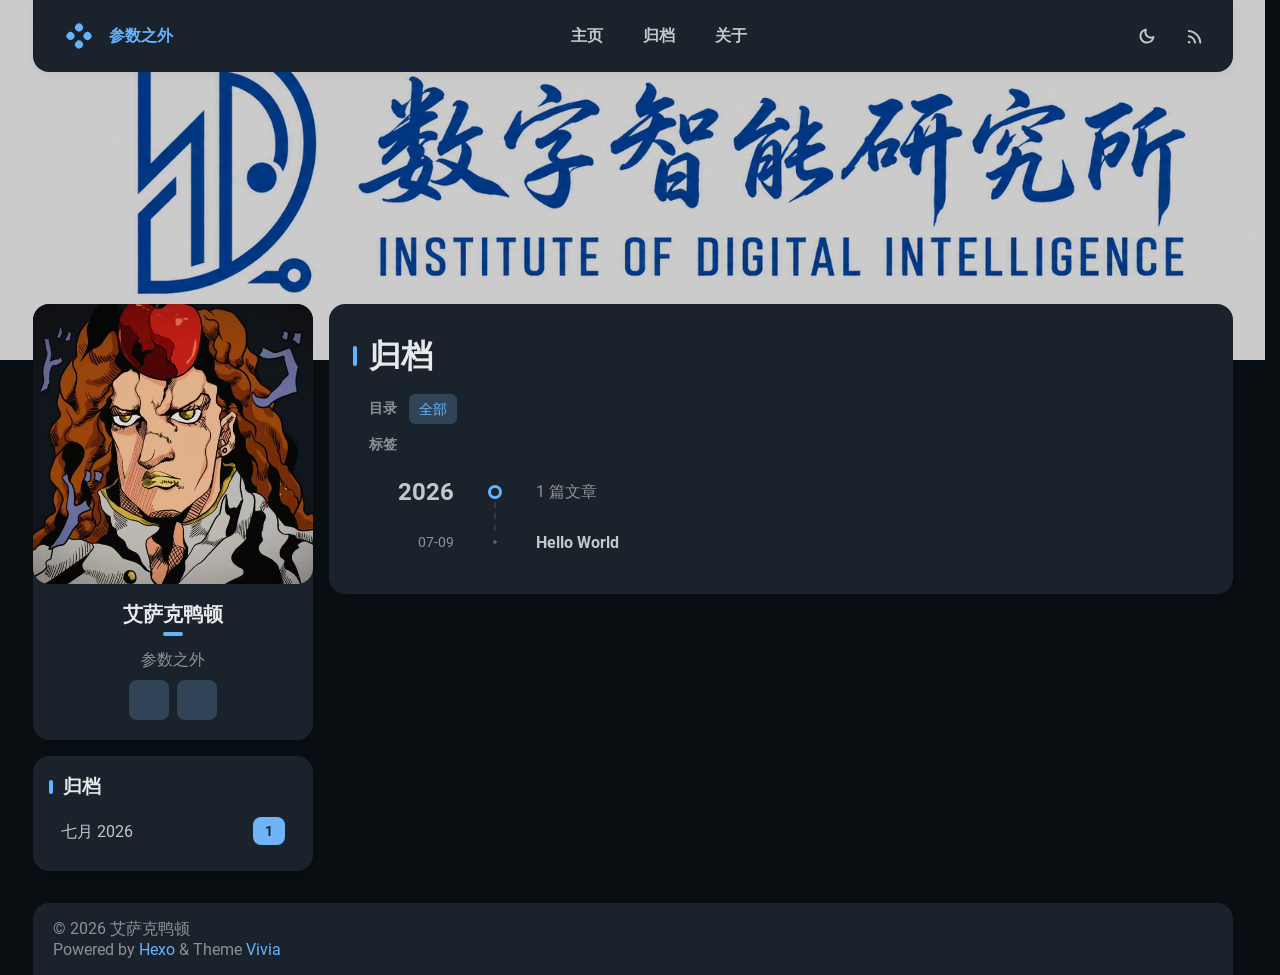
<file: archives/2026/index.html>
<!DOCTYPE html>


<html theme="dark" showBanner="true" hasBanner="true" > 
<link href="https://cdn.staticfile.org/font-awesome/6.4.2/css/fontawesome.min.css" rel="stylesheet">
<link href="https://cdn.staticfile.org/font-awesome/6.4.2/css/brands.min.css" rel="stylesheet">
<link href="https://cdn.staticfile.org/font-awesome/6.4.2/css/solid.min.css" rel="stylesheet">
<script src="/js/color.global.min.js" ></script>
<script src="/js/load-settings.js" ></script>

<head>
  <meta charset="utf-8">
  
  
  

  
  <title>归档: 2026 | 参数之外</title>
  <meta name="viewport" content="width=device-width, initial-scale=1, shrink-to-fit=no">

  <link rel="preload" href="/css/fonts/Roboto-Regular.ttf" as="font" type="font/ttf" crossorigin="anonymous">
  <link rel="preload" href="/css/fonts/Roboto-Bold.ttf" as="font" type="font/ttf" crossorigin="anonymous">

  <meta property="og:type" content="website">
<meta property="og:title" content="参数之外">
<meta property="og:url" content="https://bydparams.cn/archives/2026/index.html">
<meta property="og:site_name" content="参数之外">
<meta property="og:locale" content="zh_CN">
<meta property="article:author" content="艾萨克鸭顿">
<meta name="twitter:card" content="summary">
  
    <link rel="alternate" href="/atom.xml" title="参数之外" type="application/atom+xml">
  
  
    <link rel="shortcut icon" href="/favicon.png">
  
  
  
<link rel="stylesheet" href="/css/style.css">

<meta name="generator" content="Hexo 8.1.2"></head>

<body>
  
  
    
<div id="banner" class="">
  <img src="/image.png" itemprop="image">
  <div id="banner-dim"></div>
</div>
 
   
  <div id="main-grid" class="  ">
    <div id="nav" class=""  >
      <navbar id="navbar">
  <nav id="title-nav">
    <a href="/">
      <div id="vivia-logo">
        <div class="dot"></div>
        <div class="dot"></div>
        <div class="dot"></div>
        <div class="dot"></div>
      </div>
      <div>参数之外 </div>
    </a>
  </nav>
  <nav id="main-nav">
    
      <a class="main-nav-link" href="/">主页</a>
    
      <a class="main-nav-link" href="/archives">归档</a>
    
      <a class="main-nav-link" href="/about">关于</a>
    
  </nav>
  <nav id="sub-nav">
    <a id="theme-btn" class="nav-icon">
      <span class="light-mode-icon"><svg xmlns="http://www.w3.org/2000/svg" height="20" viewBox="0 -960 960 960" width="20"><path d="M438.5-829.913v-48q0-17.452 11.963-29.476 11.964-12.024 29.326-12.024 17.363 0 29.537 12.024t12.174 29.476v48q0 17.452-11.963 29.476-11.964 12.024-29.326 12.024-17.363 0-29.537-12.024T438.5-829.913Zm0 747.826v-48q0-17.452 11.963-29.476 11.964-12.024 29.326-12.024 17.363 0 29.537 12.024t12.174 29.476v48q0 17.452-11.963 29.476-11.964 12.024-29.326 12.024-17.363 0-29.537-12.024T438.5-82.087ZM877.913-438.5h-48q-17.452 0-29.476-11.963-12.024-11.964-12.024-29.326 0-17.363 12.024-29.537t29.476-12.174h48q17.452 0 29.476 11.963 12.024 11.964 12.024 29.326 0 17.363-12.024 29.537T877.913-438.5Zm-747.826 0h-48q-17.452 0-29.476-11.963-12.024-11.964-12.024-29.326 0-17.363 12.024-29.537T82.087-521.5h48q17.452 0 29.476 11.963 12.024 11.964 12.024 29.326 0 17.363-12.024 29.537T130.087-438.5Zm660.174-290.87-34.239 32q-12.913 12.674-29.565 12.174-16.653-.5-29.327-13.174-12.674-12.673-12.554-28.826.12-16.152 12.794-28.826l33-35q12.913-12.674 30.454-12.674t30.163 12.847q12.709 12.846 12.328 30.826-.38 17.98-13.054 30.653ZM262.63-203.978l-32 34q-12.913 12.674-30.454 12.674t-30.163-12.847q-12.709-12.846-12.328-30.826.38-17.98 13.054-30.653l33.239-31q12.913-12.674 29.565-12.174 16.653.5 29.327 13.174 12.674 12.673 12.554 28.826-.12 16.152-12.794 28.826Zm466.74 33.239-32-33.239q-12.674-12.913-12.174-29.565.5-16.653 13.174-29.327 12.673-12.674 28.826-13.054 16.152-.38 28.826 12.294l35 33q12.674 12.913 12.674 30.454t-12.847 30.163q-12.846 12.709-30.826 12.328-17.98-.38-30.653-13.054ZM203.978-697.37l-34-33q-12.674-12.913-13.174-29.945-.5-17.033 12.174-29.707t31.326-13.293q18.653-.62 31.326 13.054l32 34.239q11.674 12.913 11.174 29.565-.5 16.653-13.174 29.327-12.673 12.674-28.826 12.554-16.152-.12-28.826-12.794ZM480-240q-100 0-170-70t-70-170q0-100 70-170t170-70q100 0 170 70t70 170q0 100-70 170t-170 70Zm-.247-82q65.703 0 111.475-46.272Q637-414.544 637-480.247t-45.525-111.228Q545.95-637 480.247-637t-111.475 45.525Q323-545.95 323-480.247t45.525 111.975Q414.05-322 479.753-322ZM481-481Z"/></svg></span>
      <span class="dark-mode-icon"><svg xmlns="http://www.w3.org/2000/svg" height="20" viewBox="0 -960 960 960" width="20"><path d="M480.239-116.413q-152.63 0-258.228-105.478Q116.413-327.37 116.413-480q0-130.935 77.739-227.435t206.304-125.043q43.022-9.631 63.87 10.869t3.478 62.805q-8.891 22.043-14.315 44.463-5.424 22.42-5.424 46.689 0 91.694 64.326 155.879 64.325 64.186 156.218 64.186 24.369 0 46.978-4.946 22.609-4.945 44.413-14.076 42.826-17.369 62.967 1.142 20.142 18.511 10.511 61.054Q807.174-280 712.63-198.206q-94.543 81.793-232.391 81.793Zm0-95q79.783 0 143.337-40.217 63.554-40.218 95.793-108.283-15.608 4.044-31.097 5.326-15.49 1.283-31.859.805-123.706-4.066-210.777-90.539-87.071-86.473-91.614-212.092-.24-16.369.923-31.978 1.164-15.609 5.446-30.978-67.826 32.478-108.282 96.152Q211.652-559.543 211.652-480q0 111.929 78.329 190.258 78.329 78.329 190.258 78.329ZM466.13-465.891Z"/></svg></span>
    </a>
    
      <a id="nav-rss-link" class="nav-icon mobile-hide" href="/atom.xml" title="RSS 订阅">
        <svg xmlns="http://www.w3.org/2000/svg" height="20" viewBox="0 -960 960 960" width="20"><path d="M198-120q-25.846 0-44.23-18.384-18.384-18.385-18.384-44.23 0-25.846 18.384-44.23 18.384-18.385 44.23-18.385 25.846 0 44.23 18.385 18.384 18.384 18.384 44.23 0 25.845-18.384 44.23Q223.846-120 198-120Zm538.385 0q-18.846 0-32.923-13.769-14.076-13.769-15.922-33.23-8.692-100.616-51.077-188.654-42.385-88.039-109.885-155.539-67.5-67.501-155.539-109.885Q283-663.462 182.385-672.154q-19.461-1.846-33.23-16.23-13.769-14.385-13.769-33.846t14.076-32.922q14.077-13.461 32.923-12.23 120.076 8.692 226.038 58.768 105.961 50.077 185.73 129.846 79.769 79.769 129.846 185.731 50.077 105.961 58.769 226.038 1.231 18.846-12.538 32.922Q756.461-120 736.385-120Zm-252 0q-18.231 0-32.423-13.461t-18.653-33.538Q418.155-264.23 348.886-333.5q-69.27-69.27-166.501-84.423-20.077-4.462-33.538-18.961-13.461-14.5-13.461-33.346 0-19.076 13.884-33.23 13.884-14.153 33.115-10.922 136.769 15.384 234.384 112.999 97.615 97.615 112.999 234.384 3.231 19.23-10.538 33.115Q505.461-120 484.385-120Z"/></svg>
      </a>
    
    <div id="nav-menu-btn" class="nav-icon">
      <svg xmlns="http://www.w3.org/2000/svg" height="20" viewBox="0 -960 960 960" width="20"><path d="M177.37-252.282q-17.453 0-29.477-11.964-12.024-11.963-12.024-29.326t12.024-29.537q12.024-12.174 29.477-12.174h605.26q17.453 0 29.477 11.964 12.024 11.963 12.024 29.326t-12.024 29.537q-12.024 12.174-29.477 12.174H177.37Zm0-186.218q-17.453 0-29.477-11.963-12.024-11.964-12.024-29.326 0-17.363 12.024-29.537T177.37-521.5h605.26q17.453 0 29.477 11.963 12.024 11.964 12.024 29.326 0 17.363-12.024 29.537T782.63-438.5H177.37Zm0-186.217q-17.453 0-29.477-11.964-12.024-11.963-12.024-29.326t12.024-29.537q12.024-12.174 29.477-12.174h605.26q17.453 0 29.477 11.964 12.024 11.963 12.024 29.326t-12.024 29.537q-12.024 12.174-29.477 12.174H177.37Z"/></svg>
    </div>
  </nav>
</navbar>
<div id="nav-dropdown" class="hidden">
  <div id="dropdown-link-list">
    
      <a class="nav-dropdown-link" href="/">主页</a>
    
      <a class="nav-dropdown-link" href="/archives">归档</a>
    
      <a class="nav-dropdown-link" href="/about">关于</a>
    
    
      <a class="nav-dropdown-link" href="/atom.xml" title="RSS 订阅">RSS</a>
     
    </div>
</div>
<script>
  let dropdownBtn = document.getElementById("nav-menu-btn");
  let dropdownEle = document.getElementById("nav-dropdown");
  dropdownBtn.onclick = function() {
    dropdownEle.classList.toggle("hidden");
  }
</script>
    </div>
    <div id="sidebar-wrapper">
      <sidebar id="sidebar">
  
    <div class="widget-wrap">
  <div class="info-card">
    <div class="avatar">
      
        <image src=/favicon.png></image>
      
      <div class="img-dim"></div>
    </div>
    <div class="info">
      <div class="username">艾萨克鸭顿 </div>
      <div class="dot"></div>
      <div class="subtitle">参数之外 </div>
      <div class="link-list">
        
          <a class="link-btn" rel="me noopener" target="_blank" href="https://github.com/shenkunlovecoding" title="GitHub"><i class="fa-brands fa-github"></i></a>
        
          <a class="link-btn" rel="me noopener" target="_blank" href="https://space.bilibili.com/624444265" title="BiliBili"><i class="fa-brands fa-bilibili"></i></a>
         
      </div>  
    </div>
  </div>
</div>

  
  <div class="sticky">
    
      



    
      

    
      
  <div class="widget-wrap">
    <div class="widget">
      <h3 class="widget-title">归档</h3>
      
      
        <a class="archive-link" href="/archives/2026/07 ">
          七月 2026 
          <div class="archive-count">1 </div>
        </a>
      
    </div>
  </div>


    
  </div>
</sidebar>
    </div>
    <div id="content-body">
       

<div class="archive-main-card">
    <div class="archive-top">
      <div class="main-title-bar">
        <div class="main-title-dot"></div>
        <h1 class="article-title">归档</h1>
      </div>    
      <div class="archive-filters">
        <div class="archive-filter-group">
          <div class="archive-filter-label">目录</div>
          <button class="archive-filter is-active" type="button" data-filter-type="all" data-filter-value="">全部</button>
          
        </div>
        <div class="archive-filter-group">
          <div class="archive-filter-label">标签</div>
          
        </div>
      </div>
    </div>
    
    
      
      
        
        <div class="year-line">
            <div class="year-num">2026</div>
            <div class="dot-wrapper">
                <div class="dot"></div>
            </div>
            <div class="article-count">1 篇文章</div>
        </div>
      
      <a class="archive-article-link" href="/2026/07/09/hello-world/" title="Hello World" data-year="2026" data-categories="" data-tags="">
        <div class="date">07-09</div>
        <div class="line">
            <div class="dot"></div>
        </div>
        <div class="title">
            <div class="title-inner">
                
                    Hello World
                
            </div>
        </div>
        <div class="tags">
            
        </div>
      </a>
    
  </div>
<script src="/js/archive-filter.js"></script>

    </div>
    <div id="footer-wrapper">
      <footer id="footer">
  
  <div id="footer-info" class="inner">
    
    &copy; 2026 艾萨克鸭顿<br>
    Powered by <a href="https://hexo.io/" target="_blank">Hexo</a> & Theme <a target="_blank" rel="noopener" href="https://github.com/saicaca/hexo-theme-vivia">Vivia</a>
  </div>
</footer>

    </div>
    <div class="back-to-top-wrapper">
    <button id="back-to-top-btn" class="back-to-top-btn hide" onclick="topFunction()">
        <i class="fa-solid fa-angle-up"></i>
    </button>
</div>

<script>
    function topFunction() {
        window.scroll({ top: 0, behavior: 'smooth' });
    }
    let btn = document.getElementById('back-to-top-btn');
    function scrollFunction() {
        if (document.body.scrollTop > 600 || document.documentElement.scrollTop > 600) {
            btn.classList.remove('hide')
        } else {
            btn.classList.add('hide')
        }
    }
    window.onscroll = function() {
        scrollFunction();
    }
</script>

  </div>
  <script src="/js/light-dark-switch.js"></script>
</body>
</html>
</file>
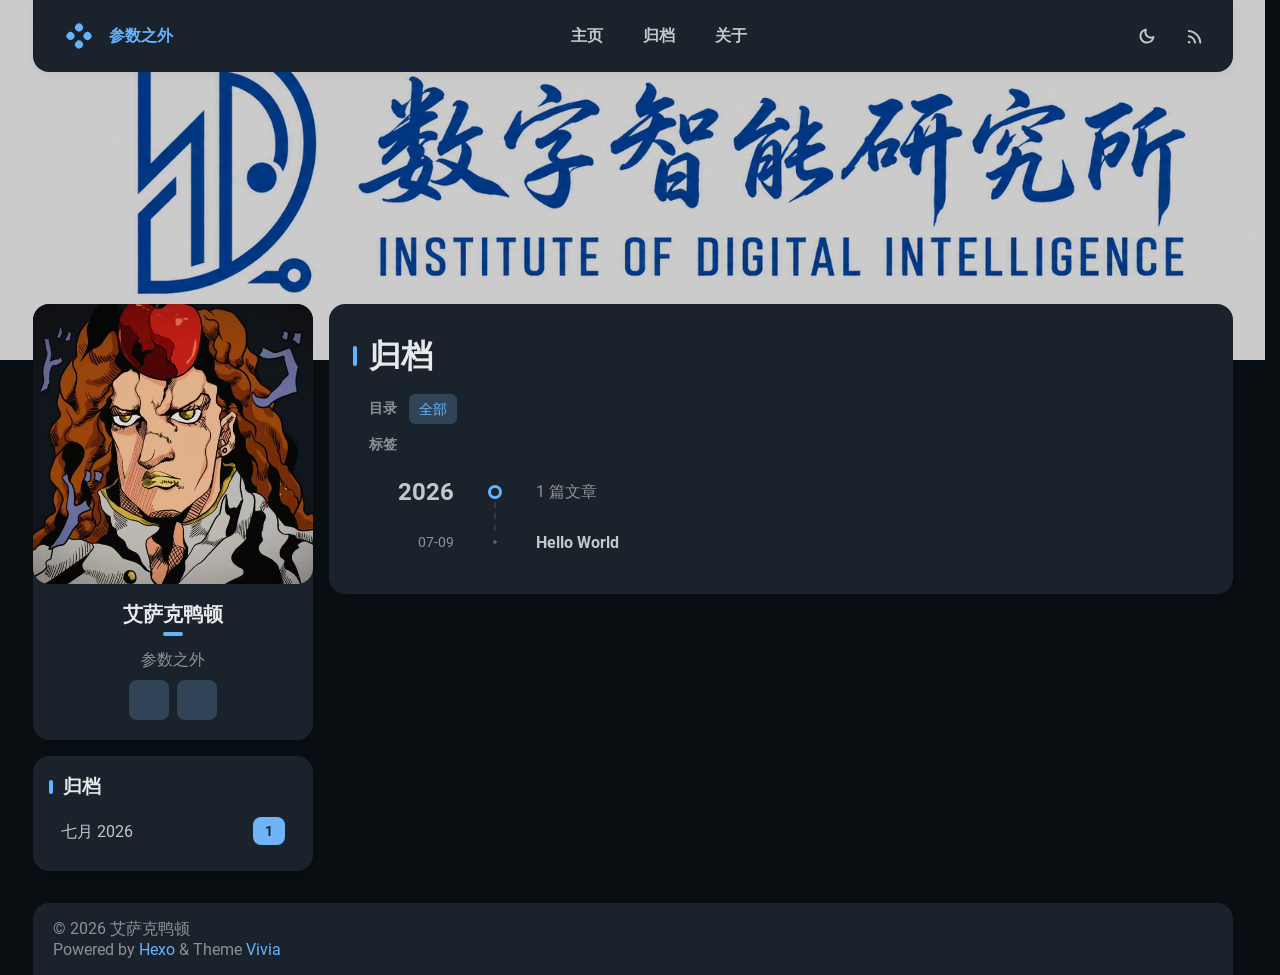
<file: archives/2026/07/index.html>
<!DOCTYPE html>


<html theme="dark" showBanner="true" hasBanner="true" > 
<link href="https://cdn.staticfile.org/font-awesome/6.4.2/css/fontawesome.min.css" rel="stylesheet">
<link href="https://cdn.staticfile.org/font-awesome/6.4.2/css/brands.min.css" rel="stylesheet">
<link href="https://cdn.staticfile.org/font-awesome/6.4.2/css/solid.min.css" rel="stylesheet">
<script src="/js/color.global.min.js" ></script>
<script src="/js/load-settings.js" ></script>

<head>
  <meta charset="utf-8">
  
  
  

  
  <title>归档: 2026/7 | 参数之外</title>
  <meta name="viewport" content="width=device-width, initial-scale=1, shrink-to-fit=no">

  <link rel="preload" href="/css/fonts/Roboto-Regular.ttf" as="font" type="font/ttf" crossorigin="anonymous">
  <link rel="preload" href="/css/fonts/Roboto-Bold.ttf" as="font" type="font/ttf" crossorigin="anonymous">

  <meta property="og:type" content="website">
<meta property="og:title" content="参数之外">
<meta property="og:url" content="https://bydparams.cn/archives/2026/07/index.html">
<meta property="og:site_name" content="参数之外">
<meta property="og:locale" content="zh_CN">
<meta property="article:author" content="艾萨克鸭顿">
<meta name="twitter:card" content="summary">
  
    <link rel="alternate" href="/atom.xml" title="参数之外" type="application/atom+xml">
  
  
    <link rel="shortcut icon" href="/favicon.png">
  
  
  
<link rel="stylesheet" href="/css/style.css">

<meta name="generator" content="Hexo 8.1.2"></head>

<body>
  
  
    
<div id="banner" class="">
  <img src="/image.png" itemprop="image">
  <div id="banner-dim"></div>
</div>
 
   
  <div id="main-grid" class="  ">
    <div id="nav" class=""  >
      <navbar id="navbar">
  <nav id="title-nav">
    <a href="/">
      <div id="vivia-logo">
        <div class="dot"></div>
        <div class="dot"></div>
        <div class="dot"></div>
        <div class="dot"></div>
      </div>
      <div>参数之外 </div>
    </a>
  </nav>
  <nav id="main-nav">
    
      <a class="main-nav-link" href="/">主页</a>
    
      <a class="main-nav-link" href="/archives">归档</a>
    
      <a class="main-nav-link" href="/about">关于</a>
    
  </nav>
  <nav id="sub-nav">
    <a id="theme-btn" class="nav-icon">
      <span class="light-mode-icon"><svg xmlns="http://www.w3.org/2000/svg" height="20" viewBox="0 -960 960 960" width="20"><path d="M438.5-829.913v-48q0-17.452 11.963-29.476 11.964-12.024 29.326-12.024 17.363 0 29.537 12.024t12.174 29.476v48q0 17.452-11.963 29.476-11.964 12.024-29.326 12.024-17.363 0-29.537-12.024T438.5-829.913Zm0 747.826v-48q0-17.452 11.963-29.476 11.964-12.024 29.326-12.024 17.363 0 29.537 12.024t12.174 29.476v48q0 17.452-11.963 29.476-11.964 12.024-29.326 12.024-17.363 0-29.537-12.024T438.5-82.087ZM877.913-438.5h-48q-17.452 0-29.476-11.963-12.024-11.964-12.024-29.326 0-17.363 12.024-29.537t29.476-12.174h48q17.452 0 29.476 11.963 12.024 11.964 12.024 29.326 0 17.363-12.024 29.537T877.913-438.5Zm-747.826 0h-48q-17.452 0-29.476-11.963-12.024-11.964-12.024-29.326 0-17.363 12.024-29.537T82.087-521.5h48q17.452 0 29.476 11.963 12.024 11.964 12.024 29.326 0 17.363-12.024 29.537T130.087-438.5Zm660.174-290.87-34.239 32q-12.913 12.674-29.565 12.174-16.653-.5-29.327-13.174-12.674-12.673-12.554-28.826.12-16.152 12.794-28.826l33-35q12.913-12.674 30.454-12.674t30.163 12.847q12.709 12.846 12.328 30.826-.38 17.98-13.054 30.653ZM262.63-203.978l-32 34q-12.913 12.674-30.454 12.674t-30.163-12.847q-12.709-12.846-12.328-30.826.38-17.98 13.054-30.653l33.239-31q12.913-12.674 29.565-12.174 16.653.5 29.327 13.174 12.674 12.673 12.554 28.826-.12 16.152-12.794 28.826Zm466.74 33.239-32-33.239q-12.674-12.913-12.174-29.565.5-16.653 13.174-29.327 12.673-12.674 28.826-13.054 16.152-.38 28.826 12.294l35 33q12.674 12.913 12.674 30.454t-12.847 30.163q-12.846 12.709-30.826 12.328-17.98-.38-30.653-13.054ZM203.978-697.37l-34-33q-12.674-12.913-13.174-29.945-.5-17.033 12.174-29.707t31.326-13.293q18.653-.62 31.326 13.054l32 34.239q11.674 12.913 11.174 29.565-.5 16.653-13.174 29.327-12.673 12.674-28.826 12.554-16.152-.12-28.826-12.794ZM480-240q-100 0-170-70t-70-170q0-100 70-170t170-70q100 0 170 70t70 170q0 100-70 170t-170 70Zm-.247-82q65.703 0 111.475-46.272Q637-414.544 637-480.247t-45.525-111.228Q545.95-637 480.247-637t-111.475 45.525Q323-545.95 323-480.247t45.525 111.975Q414.05-322 479.753-322ZM481-481Z"/></svg></span>
      <span class="dark-mode-icon"><svg xmlns="http://www.w3.org/2000/svg" height="20" viewBox="0 -960 960 960" width="20"><path d="M480.239-116.413q-152.63 0-258.228-105.478Q116.413-327.37 116.413-480q0-130.935 77.739-227.435t206.304-125.043q43.022-9.631 63.87 10.869t3.478 62.805q-8.891 22.043-14.315 44.463-5.424 22.42-5.424 46.689 0 91.694 64.326 155.879 64.325 64.186 156.218 64.186 24.369 0 46.978-4.946 22.609-4.945 44.413-14.076 42.826-17.369 62.967 1.142 20.142 18.511 10.511 61.054Q807.174-280 712.63-198.206q-94.543 81.793-232.391 81.793Zm0-95q79.783 0 143.337-40.217 63.554-40.218 95.793-108.283-15.608 4.044-31.097 5.326-15.49 1.283-31.859.805-123.706-4.066-210.777-90.539-87.071-86.473-91.614-212.092-.24-16.369.923-31.978 1.164-15.609 5.446-30.978-67.826 32.478-108.282 96.152Q211.652-559.543 211.652-480q0 111.929 78.329 190.258 78.329 78.329 190.258 78.329ZM466.13-465.891Z"/></svg></span>
    </a>
    
      <a id="nav-rss-link" class="nav-icon mobile-hide" href="/atom.xml" title="RSS 订阅">
        <svg xmlns="http://www.w3.org/2000/svg" height="20" viewBox="0 -960 960 960" width="20"><path d="M198-120q-25.846 0-44.23-18.384-18.384-18.385-18.384-44.23 0-25.846 18.384-44.23 18.384-18.385 44.23-18.385 25.846 0 44.23 18.385 18.384 18.384 18.384 44.23 0 25.845-18.384 44.23Q223.846-120 198-120Zm538.385 0q-18.846 0-32.923-13.769-14.076-13.769-15.922-33.23-8.692-100.616-51.077-188.654-42.385-88.039-109.885-155.539-67.5-67.501-155.539-109.885Q283-663.462 182.385-672.154q-19.461-1.846-33.23-16.23-13.769-14.385-13.769-33.846t14.076-32.922q14.077-13.461 32.923-12.23 120.076 8.692 226.038 58.768 105.961 50.077 185.73 129.846 79.769 79.769 129.846 185.731 50.077 105.961 58.769 226.038 1.231 18.846-12.538 32.922Q756.461-120 736.385-120Zm-252 0q-18.231 0-32.423-13.461t-18.653-33.538Q418.155-264.23 348.886-333.5q-69.27-69.27-166.501-84.423-20.077-4.462-33.538-18.961-13.461-14.5-13.461-33.346 0-19.076 13.884-33.23 13.884-14.153 33.115-10.922 136.769 15.384 234.384 112.999 97.615 97.615 112.999 234.384 3.231 19.23-10.538 33.115Q505.461-120 484.385-120Z"/></svg>
      </a>
    
    <div id="nav-menu-btn" class="nav-icon">
      <svg xmlns="http://www.w3.org/2000/svg" height="20" viewBox="0 -960 960 960" width="20"><path d="M177.37-252.282q-17.453 0-29.477-11.964-12.024-11.963-12.024-29.326t12.024-29.537q12.024-12.174 29.477-12.174h605.26q17.453 0 29.477 11.964 12.024 11.963 12.024 29.326t-12.024 29.537q-12.024 12.174-29.477 12.174H177.37Zm0-186.218q-17.453 0-29.477-11.963-12.024-11.964-12.024-29.326 0-17.363 12.024-29.537T177.37-521.5h605.26q17.453 0 29.477 11.963 12.024 11.964 12.024 29.326 0 17.363-12.024 29.537T782.63-438.5H177.37Zm0-186.217q-17.453 0-29.477-11.964-12.024-11.963-12.024-29.326t12.024-29.537q12.024-12.174 29.477-12.174h605.26q17.453 0 29.477 11.964 12.024 11.963 12.024 29.326t-12.024 29.537q-12.024 12.174-29.477 12.174H177.37Z"/></svg>
    </div>
  </nav>
</navbar>
<div id="nav-dropdown" class="hidden">
  <div id="dropdown-link-list">
    
      <a class="nav-dropdown-link" href="/">主页</a>
    
      <a class="nav-dropdown-link" href="/archives">归档</a>
    
      <a class="nav-dropdown-link" href="/about">关于</a>
    
    
      <a class="nav-dropdown-link" href="/atom.xml" title="RSS 订阅">RSS</a>
     
    </div>
</div>
<script>
  let dropdownBtn = document.getElementById("nav-menu-btn");
  let dropdownEle = document.getElementById("nav-dropdown");
  dropdownBtn.onclick = function() {
    dropdownEle.classList.toggle("hidden");
  }
</script>
    </div>
    <div id="sidebar-wrapper">
      <sidebar id="sidebar">
  
    <div class="widget-wrap">
  <div class="info-card">
    <div class="avatar">
      
        <image src=/favicon.png></image>
      
      <div class="img-dim"></div>
    </div>
    <div class="info">
      <div class="username">艾萨克鸭顿 </div>
      <div class="dot"></div>
      <div class="subtitle">参数之外 </div>
      <div class="link-list">
        
          <a class="link-btn" rel="me noopener" target="_blank" href="https://github.com/shenkunlovecoding" title="GitHub"><i class="fa-brands fa-github"></i></a>
        
          <a class="link-btn" rel="me noopener" target="_blank" href="https://space.bilibili.com/624444265" title="BiliBili"><i class="fa-brands fa-bilibili"></i></a>
         
      </div>  
    </div>
  </div>
</div>

  
  <div class="sticky">
    
      



    
      

    
      
  <div class="widget-wrap">
    <div class="widget">
      <h3 class="widget-title">归档</h3>
      
      
        <a class="archive-link" href="/archives/2026/07 ">
          七月 2026 
          <div class="archive-count">1 </div>
        </a>
      
    </div>
  </div>


    
  </div>
</sidebar>
    </div>
    <div id="content-body">
       

<div class="archive-main-card">
    <div class="archive-top">
      <div class="main-title-bar">
        <div class="main-title-dot"></div>
        <h1 class="article-title">归档</h1>
      </div>    
      <div class="archive-filters">
        <div class="archive-filter-group">
          <div class="archive-filter-label">目录</div>
          <button class="archive-filter is-active" type="button" data-filter-type="all" data-filter-value="">全部</button>
          
        </div>
        <div class="archive-filter-group">
          <div class="archive-filter-label">标签</div>
          
        </div>
      </div>
    </div>
    
    
      
      
        
        <div class="year-line">
            <div class="year-num">2026</div>
            <div class="dot-wrapper">
                <div class="dot"></div>
            </div>
            <div class="article-count">1 篇文章</div>
        </div>
      
      <a class="archive-article-link" href="/2026/07/09/hello-world/" title="Hello World" data-year="2026" data-categories="" data-tags="">
        <div class="date">07-09</div>
        <div class="line">
            <div class="dot"></div>
        </div>
        <div class="title">
            <div class="title-inner">
                
                    Hello World
                
            </div>
        </div>
        <div class="tags">
            
        </div>
      </a>
    
  </div>
<script src="/js/archive-filter.js"></script>

    </div>
    <div id="footer-wrapper">
      <footer id="footer">
  
  <div id="footer-info" class="inner">
    
    &copy; 2026 艾萨克鸭顿<br>
    Powered by <a href="https://hexo.io/" target="_blank">Hexo</a> & Theme <a target="_blank" rel="noopener" href="https://github.com/saicaca/hexo-theme-vivia">Vivia</a>
  </div>
</footer>

    </div>
    <div class="back-to-top-wrapper">
    <button id="back-to-top-btn" class="back-to-top-btn hide" onclick="topFunction()">
        <i class="fa-solid fa-angle-up"></i>
    </button>
</div>

<script>
    function topFunction() {
        window.scroll({ top: 0, behavior: 'smooth' });
    }
    let btn = document.getElementById('back-to-top-btn');
    function scrollFunction() {
        if (document.body.scrollTop > 600 || document.documentElement.scrollTop > 600) {
            btn.classList.remove('hide')
        } else {
            btn.classList.add('hide')
        }
    }
    window.onscroll = function() {
        scrollFunction();
    }
</script>

  </div>
  <script src="/js/light-dark-switch.js"></script>
</body>
</html>
</file>
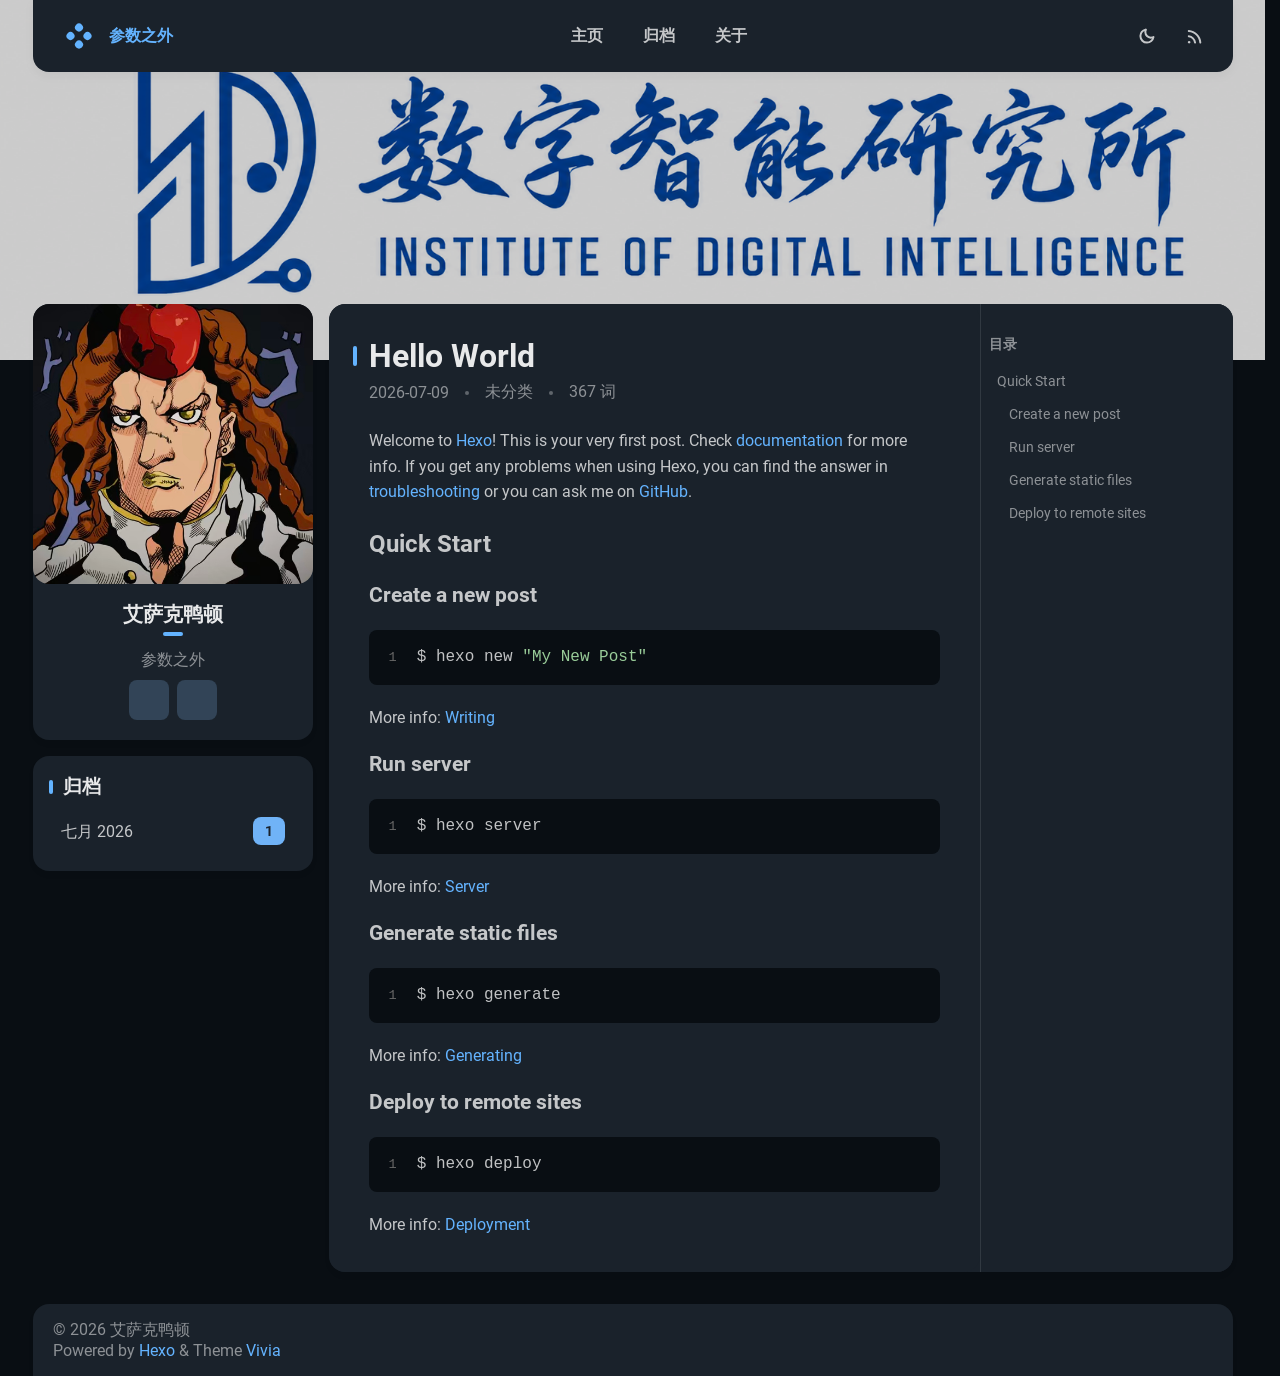
<file: 2026/07/09/hello-world/index.html>
<!DOCTYPE html>


<html theme="dark" showBanner="true" hasBanner="true" > 
<link href="https://cdn.staticfile.org/font-awesome/6.4.2/css/fontawesome.min.css" rel="stylesheet">
<link href="https://cdn.staticfile.org/font-awesome/6.4.2/css/brands.min.css" rel="stylesheet">
<link href="https://cdn.staticfile.org/font-awesome/6.4.2/css/solid.min.css" rel="stylesheet">
<script src="/js/color.global.min.js" ></script>
<script src="/js/load-settings.js" ></script>

<head>
  <meta charset="utf-8">
  
  
  

  
  <title>Hello World | 参数之外</title>
  <meta name="viewport" content="width=device-width, initial-scale=1, shrink-to-fit=no">

  <link rel="preload" href="/css/fonts/Roboto-Regular.ttf" as="font" type="font/ttf" crossorigin="anonymous">
  <link rel="preload" href="/css/fonts/Roboto-Bold.ttf" as="font" type="font/ttf" crossorigin="anonymous">

  <meta name="description" content="Welcome to Hexo! This is your very first post. Check documentation for more info. If you get any problems when using Hexo, you can find the answer in troubleshooting or you can ask me on GitHub. Quick">
<meta property="og:type" content="article">
<meta property="og:title" content="Hello World">
<meta property="og:url" content="https://bydparams.cn/2026/07/09/hello-world/index.html">
<meta property="og:site_name" content="参数之外">
<meta property="og:description" content="Welcome to Hexo! This is your very first post. Check documentation for more info. If you get any problems when using Hexo, you can find the answer in troubleshooting or you can ask me on GitHub. Quick">
<meta property="og:locale" content="zh_CN">
<meta property="article:published_time" content="2026-07-09T03:23:43.039Z">
<meta property="article:modified_time" content="2026-07-09T03:23:43.039Z">
<meta property="article:author" content="艾萨克鸭顿">
<meta name="twitter:card" content="summary">
  
    <link rel="alternate" href="/atom.xml" title="参数之外" type="application/atom+xml">
  
  
    <link rel="shortcut icon" href="/favicon.png">
  
  
  
<link rel="stylesheet" href="/css/style.css">

<meta name="generator" content="Hexo 8.1.2"></head>

<body>
  
  
    
<div id="banner" class="">
  <img src="/image.png" itemprop="image">
  <div id="banner-dim"></div>
</div>
 
   
  <div id="main-grid" class="  ">
    <div id="nav" class=""  >
      <navbar id="navbar">
  <nav id="title-nav">
    <a href="/">
      <div id="vivia-logo">
        <div class="dot"></div>
        <div class="dot"></div>
        <div class="dot"></div>
        <div class="dot"></div>
      </div>
      <div>参数之外 </div>
    </a>
  </nav>
  <nav id="main-nav">
    
      <a class="main-nav-link" href="/">主页</a>
    
      <a class="main-nav-link" href="/archives">归档</a>
    
      <a class="main-nav-link" href="/about">关于</a>
    
  </nav>
  <nav id="sub-nav">
    <a id="theme-btn" class="nav-icon">
      <span class="light-mode-icon"><svg xmlns="http://www.w3.org/2000/svg" height="20" viewBox="0 -960 960 960" width="20"><path d="M438.5-829.913v-48q0-17.452 11.963-29.476 11.964-12.024 29.326-12.024 17.363 0 29.537 12.024t12.174 29.476v48q0 17.452-11.963 29.476-11.964 12.024-29.326 12.024-17.363 0-29.537-12.024T438.5-829.913Zm0 747.826v-48q0-17.452 11.963-29.476 11.964-12.024 29.326-12.024 17.363 0 29.537 12.024t12.174 29.476v48q0 17.452-11.963 29.476-11.964 12.024-29.326 12.024-17.363 0-29.537-12.024T438.5-82.087ZM877.913-438.5h-48q-17.452 0-29.476-11.963-12.024-11.964-12.024-29.326 0-17.363 12.024-29.537t29.476-12.174h48q17.452 0 29.476 11.963 12.024 11.964 12.024 29.326 0 17.363-12.024 29.537T877.913-438.5Zm-747.826 0h-48q-17.452 0-29.476-11.963-12.024-11.964-12.024-29.326 0-17.363 12.024-29.537T82.087-521.5h48q17.452 0 29.476 11.963 12.024 11.964 12.024 29.326 0 17.363-12.024 29.537T130.087-438.5Zm660.174-290.87-34.239 32q-12.913 12.674-29.565 12.174-16.653-.5-29.327-13.174-12.674-12.673-12.554-28.826.12-16.152 12.794-28.826l33-35q12.913-12.674 30.454-12.674t30.163 12.847q12.709 12.846 12.328 30.826-.38 17.98-13.054 30.653ZM262.63-203.978l-32 34q-12.913 12.674-30.454 12.674t-30.163-12.847q-12.709-12.846-12.328-30.826.38-17.98 13.054-30.653l33.239-31q12.913-12.674 29.565-12.174 16.653.5 29.327 13.174 12.674 12.673 12.554 28.826-.12 16.152-12.794 28.826Zm466.74 33.239-32-33.239q-12.674-12.913-12.174-29.565.5-16.653 13.174-29.327 12.673-12.674 28.826-13.054 16.152-.38 28.826 12.294l35 33q12.674 12.913 12.674 30.454t-12.847 30.163q-12.846 12.709-30.826 12.328-17.98-.38-30.653-13.054ZM203.978-697.37l-34-33q-12.674-12.913-13.174-29.945-.5-17.033 12.174-29.707t31.326-13.293q18.653-.62 31.326 13.054l32 34.239q11.674 12.913 11.174 29.565-.5 16.653-13.174 29.327-12.673 12.674-28.826 12.554-16.152-.12-28.826-12.794ZM480-240q-100 0-170-70t-70-170q0-100 70-170t170-70q100 0 170 70t70 170q0 100-70 170t-170 70Zm-.247-82q65.703 0 111.475-46.272Q637-414.544 637-480.247t-45.525-111.228Q545.95-637 480.247-637t-111.475 45.525Q323-545.95 323-480.247t45.525 111.975Q414.05-322 479.753-322ZM481-481Z"/></svg></span>
      <span class="dark-mode-icon"><svg xmlns="http://www.w3.org/2000/svg" height="20" viewBox="0 -960 960 960" width="20"><path d="M480.239-116.413q-152.63 0-258.228-105.478Q116.413-327.37 116.413-480q0-130.935 77.739-227.435t206.304-125.043q43.022-9.631 63.87 10.869t3.478 62.805q-8.891 22.043-14.315 44.463-5.424 22.42-5.424 46.689 0 91.694 64.326 155.879 64.325 64.186 156.218 64.186 24.369 0 46.978-4.946 22.609-4.945 44.413-14.076 42.826-17.369 62.967 1.142 20.142 18.511 10.511 61.054Q807.174-280 712.63-198.206q-94.543 81.793-232.391 81.793Zm0-95q79.783 0 143.337-40.217 63.554-40.218 95.793-108.283-15.608 4.044-31.097 5.326-15.49 1.283-31.859.805-123.706-4.066-210.777-90.539-87.071-86.473-91.614-212.092-.24-16.369.923-31.978 1.164-15.609 5.446-30.978-67.826 32.478-108.282 96.152Q211.652-559.543 211.652-480q0 111.929 78.329 190.258 78.329 78.329 190.258 78.329ZM466.13-465.891Z"/></svg></span>
    </a>
    
      <a id="nav-rss-link" class="nav-icon mobile-hide" href="/atom.xml" title="RSS 订阅">
        <svg xmlns="http://www.w3.org/2000/svg" height="20" viewBox="0 -960 960 960" width="20"><path d="M198-120q-25.846 0-44.23-18.384-18.384-18.385-18.384-44.23 0-25.846 18.384-44.23 18.384-18.385 44.23-18.385 25.846 0 44.23 18.385 18.384 18.384 18.384 44.23 0 25.845-18.384 44.23Q223.846-120 198-120Zm538.385 0q-18.846 0-32.923-13.769-14.076-13.769-15.922-33.23-8.692-100.616-51.077-188.654-42.385-88.039-109.885-155.539-67.5-67.501-155.539-109.885Q283-663.462 182.385-672.154q-19.461-1.846-33.23-16.23-13.769-14.385-13.769-33.846t14.076-32.922q14.077-13.461 32.923-12.23 120.076 8.692 226.038 58.768 105.961 50.077 185.73 129.846 79.769 79.769 129.846 185.731 50.077 105.961 58.769 226.038 1.231 18.846-12.538 32.922Q756.461-120 736.385-120Zm-252 0q-18.231 0-32.423-13.461t-18.653-33.538Q418.155-264.23 348.886-333.5q-69.27-69.27-166.501-84.423-20.077-4.462-33.538-18.961-13.461-14.5-13.461-33.346 0-19.076 13.884-33.23 13.884-14.153 33.115-10.922 136.769 15.384 234.384 112.999 97.615 97.615 112.999 234.384 3.231 19.23-10.538 33.115Q505.461-120 484.385-120Z"/></svg>
      </a>
    
    <div id="nav-menu-btn" class="nav-icon">
      <svg xmlns="http://www.w3.org/2000/svg" height="20" viewBox="0 -960 960 960" width="20"><path d="M177.37-252.282q-17.453 0-29.477-11.964-12.024-11.963-12.024-29.326t12.024-29.537q12.024-12.174 29.477-12.174h605.26q17.453 0 29.477 11.964 12.024 11.963 12.024 29.326t-12.024 29.537q-12.024 12.174-29.477 12.174H177.37Zm0-186.218q-17.453 0-29.477-11.963-12.024-11.964-12.024-29.326 0-17.363 12.024-29.537T177.37-521.5h605.26q17.453 0 29.477 11.963 12.024 11.964 12.024 29.326 0 17.363-12.024 29.537T782.63-438.5H177.37Zm0-186.217q-17.453 0-29.477-11.964-12.024-11.963-12.024-29.326t12.024-29.537q12.024-12.174 29.477-12.174h605.26q17.453 0 29.477 11.964 12.024 11.963 12.024 29.326t-12.024 29.537q-12.024 12.174-29.477 12.174H177.37Z"/></svg>
    </div>
  </nav>
</navbar>
<div id="nav-dropdown" class="hidden">
  <div id="dropdown-link-list">
    
      <a class="nav-dropdown-link" href="/">主页</a>
    
      <a class="nav-dropdown-link" href="/archives">归档</a>
    
      <a class="nav-dropdown-link" href="/about">关于</a>
    
    
      <a class="nav-dropdown-link" href="/atom.xml" title="RSS 订阅">RSS</a>
     
    </div>
</div>
<script>
  let dropdownBtn = document.getElementById("nav-menu-btn");
  let dropdownEle = document.getElementById("nav-dropdown");
  dropdownBtn.onclick = function() {
    dropdownEle.classList.toggle("hidden");
  }
</script>
    </div>
    <div id="sidebar-wrapper">
      <sidebar id="sidebar">
  
    <div class="widget-wrap">
  <div class="info-card">
    <div class="avatar">
      
        <image src=/favicon.png></image>
      
      <div class="img-dim"></div>
    </div>
    <div class="info">
      <div class="username">艾萨克鸭顿 </div>
      <div class="dot"></div>
      <div class="subtitle">参数之外 </div>
      <div class="link-list">
        
          <a class="link-btn" rel="me noopener" target="_blank" href="https://github.com/shenkunlovecoding" title="GitHub"><i class="fa-brands fa-github"></i></a>
        
          <a class="link-btn" rel="me noopener" target="_blank" href="https://space.bilibili.com/624444265" title="BiliBili"><i class="fa-brands fa-bilibili"></i></a>
         
      </div>  
    </div>
  </div>
</div>

  
  <div class="sticky">
    
      



    
      

    
      
  <div class="widget-wrap">
    <div class="widget">
      <h3 class="widget-title">归档</h3>
      
      
        <a class="archive-link" href="/archives/2026/07 ">
          七月 2026 
          <div class="archive-count">1 </div>
        </a>
      
    </div>
  </div>


    
  </div>
</sidebar>
    </div>
    <div id="content-body">
      



<article id="post-hello-world" class="h-entry article article-type-post has-toc" itemprop="blogPost" itemscope itemtype="https://schema.org/BlogPosting">
  
    
   
  <div class="article-inner">
    <div class="article-main">
      <header class="article-header">
        
<div class="main-title-bar">
  <div class="main-title-dot"></div>
  
    
      <h1 class="p-name article-title" itemprop="headline name">
        Hello World
      </h1>
    
  
</div>

        <div class='meta-info-bar'>
          <div class="meta-info">
  <time class="dt-published" datetime="2026-07-09T03:23:43.039Z" itemprop="datePublished">2026-07-09</time>
</div>
          <div class="need-seperator meta-info">
            <div class="meta-cate-flex">
  
    未分类 
   
</div>
  
          </div>
          <div class="wordcount need-seperator meta-info">
            367 词 
          </div>
        </div>
        
      </header>
      <div class="e-content article-entry" itemprop="articleBody">
        
          <p>Welcome to <a target="_blank" rel="noopener" href="https://hexo.io/">Hexo</a>! This is your very first post. Check <a target="_blank" rel="noopener" href="https://hexo.io/docs/">documentation</a> for more info. If you get any problems when using Hexo, you can find the answer in <a target="_blank" rel="noopener" href="https://hexo.io/docs/troubleshooting.html">troubleshooting</a> or you can ask me on <a target="_blank" rel="noopener" href="https://github.com/hexojs/hexo/issues">GitHub</a>.</p>
<h2 id="Quick-Start"><a href="#Quick-Start" class="headerlink" title="Quick Start"></a>Quick Start</h2><h3 id="Create-a-new-post"><a href="#Create-a-new-post" class="headerlink" title="Create a new post"></a>Create a new post</h3><figure class="highlight bash"><table><tr><td class="gutter"><pre><span class="line">1</span><br></pre></td><td class="code"><pre><span class="line">$ hexo new <span class="string">&quot;My New Post&quot;</span></span><br></pre></td></tr></table></figure>

<p>More info: <a target="_blank" rel="noopener" href="https://hexo.io/docs/writing.html">Writing</a></p>
<h3 id="Run-server"><a href="#Run-server" class="headerlink" title="Run server"></a>Run server</h3><figure class="highlight bash"><table><tr><td class="gutter"><pre><span class="line">1</span><br></pre></td><td class="code"><pre><span class="line">$ hexo server</span><br></pre></td></tr></table></figure>

<p>More info: <a target="_blank" rel="noopener" href="https://hexo.io/docs/server.html">Server</a></p>
<h3 id="Generate-static-files"><a href="#Generate-static-files" class="headerlink" title="Generate static files"></a>Generate static files</h3><figure class="highlight bash"><table><tr><td class="gutter"><pre><span class="line">1</span><br></pre></td><td class="code"><pre><span class="line">$ hexo generate</span><br></pre></td></tr></table></figure>

<p>More info: <a target="_blank" rel="noopener" href="https://hexo.io/docs/generating.html">Generating</a></p>
<h3 id="Deploy-to-remote-sites"><a href="#Deploy-to-remote-sites" class="headerlink" title="Deploy to remote sites"></a>Deploy to remote sites</h3><figure class="highlight bash"><table><tr><td class="gutter"><pre><span class="line">1</span><br></pre></td><td class="code"><pre><span class="line">$ hexo deploy</span><br></pre></td></tr></table></figure>

<p>More info: <a target="_blank" rel="noopener" href="https://hexo.io/docs/one-command-deployment.html">Deployment</a></p>

        
      </div>

         
    </div>

    
      <aside class="article-toc" aria-label="Table of contents">
        <div class="article-toc-title">目录</div>
        <nav class="article-toc-list"></nav>
      </aside>
    

     
  </div>
  
    

  
</article>


  <script src="/js/article-toc.js"></script>






    </div>
    <div id="footer-wrapper">
      <footer id="footer">
  
  <div id="footer-info" class="inner">
    
    &copy; 2026 艾萨克鸭顿<br>
    Powered by <a href="https://hexo.io/" target="_blank">Hexo</a> & Theme <a target="_blank" rel="noopener" href="https://github.com/saicaca/hexo-theme-vivia">Vivia</a>
  </div>
</footer>

    </div>
    <div class="back-to-top-wrapper">
    <button id="back-to-top-btn" class="back-to-top-btn hide" onclick="topFunction()">
        <i class="fa-solid fa-angle-up"></i>
    </button>
</div>

<script>
    function topFunction() {
        window.scroll({ top: 0, behavior: 'smooth' });
    }
    let btn = document.getElementById('back-to-top-btn');
    function scrollFunction() {
        if (document.body.scrollTop > 600 || document.documentElement.scrollTop > 600) {
            btn.classList.remove('hide')
        } else {
            btn.classList.add('hide')
        }
    }
    window.onscroll = function() {
        scrollFunction();
    }
</script>

  </div>
  <script src="/js/light-dark-switch.js"></script>
</body>
</html>
</file>
<file: css/style.css>
:root {
  --neut-L90: rgba(255,255,255,0.9);
  --neut-L75: rgba(255,255,255,0.75);
  --neut-L50: rgba(255,255,255,0.5);
  --neut-L30: rgba(255,255,255,0.3);
  --neut-L10: rgba(255,255,255,0.1);
  --banner-dim: rgba(0,0,0,0.2);
  --primary-hue: 250;
  --main-title: rgba(255,255,255,0.9);
  --btn-content: var(--neut-L75);
  --btn-content-hover: var(--btn-content);
  --card-btn-bg: var(--card-background);
  --card-btn-icon: var(--primary);
  --btn-text-neutral-text: var(--neut-L75);
  --btn-text-content: var(--primary);
  --btn-text-light-text: var(--primary);
  --title-hover: var(--primary);
  --light-dot: var(--primary);
  --article-meta: rgba(255,255,255,0.5);
  --article-text: rgba(255,255,255,0.75);
  --info-name: rgba(255,255,255,0.9);
  --info-sub: rgba(255,255,255,0.5);
  --article-block: var(--page-background);
  --link: var(--primary);
  --color-picker-border: var(--primary);
  --color-picker-thumb: var(--primary);
  --pagenav-curr-bg: var(--primary);
  --widget-title: var(--main-title);
  --archive-year: var(--neut-L75);
  --archive-date: var(--neut-L50);
  --archive-title: var(--neut-L75);
  --archive-tags: var(--neut-L30);
  --archive-dashline: var(--neut-L10);
  --primary-btn-bg: var(--primary);
  --img-overlay: rgba(0,0,0,0.1);
  --sidebar-width: 280px;
  --display-light-icon: 0;
  --display-dark-icon: 1;
}
@supports (color: oklch(0 0 0)) {
  :root {
    --primary: oklch(0.75 0.14 var(--primary-hue));
    --nav-dropdown-bg: oklch(0.2 0.02 var(--primary-hue));
    --page-background: oklch(0.16 0.014 var(--primary-hue));
    --card-background: oklch(0.25 0.02 var(--primary-hue));
    --btn-bg: oklch(0.38 0.04 var(--primary-hue));
    --btn-hover: oklch(0.45 0.045 var(--primary-hue));
    --btn-active: oklch(0.5 0.05 var(--primary-hue));
    --card-btn-hover: oklch(0.3 0.03 var(--primary-hue));
    --card-btn-active: oklch(0.35 0.035 var(--primary-hue));
    --btn-text-hover: oklch(0.2 0.02 var(--primary-hue));
    --btn-text-active: oklch(0.17 0.017 var(--primary-hue));
    --timeline-dim-dot: oklch(0.5 0.05 var(--primary-hue));
    --title-active: oklch(0.65 0.12 var(--primary-hue));
    --tag-dot: oklch(0.25 0.02 var(--primary-hue));
    --highlight-selection: oklch(0.35 0.035 var(--primary-hue));
    --article-code-bg: oklch(0.4 0.04 var(--primary-hue));
    --link-hover-bg: oklch(0.4 0.08 var(--primary-hue));
    --link-active-bg: oklch(0.35 0.07 var(--primary-hue));
    --blockquote-bg: oklch(0.2 0.02 var(--primary-hue));
    --color-picker-range: oklch(0.4 0.04 var(--primary-hue));
    --badge-bg: oklch(0.75 0.12 var(--primary-hue));
    --text-on-light: oklch(0.25 0.02 var(--primary-hue));
    --pagenav-curr-text: oklch(0.25 0.02 var(--primary-hue));
    --input-field: oklch(0.2 0.02 var(--primary-hue));
    --primary-btn-text: oklch(0.25 0.02 var(--primary-hue));
    --enter-btn-bg: oklch(0.2 0.02 var(--primary-hue));
    --enter-btn-hover: oklch(0.3 0.03 var(--primary-hue));
    --enter-btn-active: oklch(0.35 0.035 var(--primary-hue));
    --selection-bg: oklch(0.4 0.08 var(--primary-hue));
    --code-block-selection-bg: oklch(0.4 0.08 var(--primary-hue));
  }
}
@supports not (color: oklch(0 0 0)) {
  :root {
    --primary: #63b3ff;
    --nav-dropdown-bg: #0f171f;
    --page-background: #090e13;
    --card-background: #1a222b;
    --btn-bg: #324457;
    --btn-hover: #42576e;
    --btn-active: #4d667f;
    --card-btn-hover: #222f3c;
    --card-btn-active: #2d3c4c;
    --btn-text-hover: #0f171f;
    --btn-text-active: #0a1017;
    --timeline-dim-dot: #4d667f;
    --title-active: #5194d5;
    --tag-dot: #1a222b;
    --highlight-selection: #2d3c4c;
    --article-code-bg: #374a5d;
    --link-hover-bg: #224a71;
    --link-active-bg: #1b3c5d;
    --blockquote-bg: #0f171f;
    --color-picker-range: #374a5d;
    --badge-bg: #70b3f7;
    --text-on-light: #1a222b;
    --pagenav-curr-text: #1a222b;
    --input-field: #0f171f;
    --primary-btn-text: #1a222b;
    --enter-btn-bg: #0f171f;
    --enter-btn-hover: #222f3c;
    --enter-btn-active: #2d3c4c;
    --selection-bg: #224a71;
    --code-block-selection-bg: #224a71;
  }
}
:root[theme='light'] {
  --card-background: #fff;
  --banner-dim: none;
  --neut-L90: rgba(0,0,0,0.9);
  --neut-L75: rgba(0,0,0,0.75);
  --neut-L50: rgba(0,0,0,0.5);
  --neut-L30: rgba(0,0,0,0.3);
  --neut-L10: rgba(0,0,0,0.1);
  --main-title: rgba(0,0,0,0.9);
  --article-meta: rgba(0,0,0,0.5);
  --article-text: rgba(0,0,0,0.75);
  --btn-text-neutral-text: rgba(0,0,0,0.75);
  --info-name: rgba(0,0,0,0.9);
  --info-sub: rgba(0,0,0,0.5);
  --tag-dot: var(--btn-content);
  --img-overlay: rgba(0,0,0,0);
  --pagenav-curr-text: rgba(255,255,255,0.9);
  --primary-btn-text: rgba(255,255,255,0.9);
  --display-light-icon: 1;
  --display-dark-icon: 0;
}
@supports (color: oklch(0 0 0)) {
  :root[theme='light'] {
    --primary: oklch(0.7 0.14 var(--primary-hue));
    --page-background: oklch(0.95 0.01 var(--primary-hue));
    --nav-dropdown-bg: oklch(0.98 0.005 var(--primary-hue));
    --btn-bg: oklch(0.95 0.025 var(--primary-hue));
    --btn-content: oklch(0.55 0.12 var(--primary-hue));
    --btn-hover: oklch(0.9 0.05 var(--primary-hue));
    --btn-active: oklch(0.85 0.08 var(--primary-hue));
    --btn-text-hover: oklch(0.95 0.025 var(--primary-hue));
    --btn-text-active: oklch(0.98 0.01 var(--primary-hue));
    --btn-text-content: oklch(0.7 0.14 var(--primary-hue));
    --card-btn-hover: oklch(0.98 0.005 var(--primary-hue));
    --card-btn-active: oklch(0.9 0.03 var(--primary-hue));
    --title-active: oklch(0.6 0.12 var(--primary-hue));
    --link-hover-bg: oklch(0.95 0.025 var(--primary-hue));
    --link-active-bg: oklch(0.9 0.05 var(--primary-hue));
    --article-code-bg: oklch(0.95 0.02 var(--primary-hue));
    --blockquote-bg: oklch(0.98 0.005 var(--primary-hue));
    --badge-bg: oklch(0.95 0.02 var(--primary-hue));
    --text-on-light: oklch(0.55 0.12 var(--primary-hue));
    --color-picker-range: oklch(0.95 0.02 var(--primary-hue));
    --input-field: oklch(0.98 0.005 var(--primary-hue));
    --enter-btn-bg: oklch(0.98 0.005 var(--primary-hue));
    --enter-btn-hover: oklch(0.96 0.015 var(--primary-hue));
    --enter-btn-active: oklch(0.9 0.03 var(--primary-hue));
    --selection-bg: oklch(0.9 0.05 var(--primary-hue));
  }
}
@supports not (color: oklch(0 0 0)) {
  :root[theme='light'] {
    --primary: #53a3f2;
    --page-background: #eaeff5;
    --nav-dropdown-bg: #f6f9fc;
    --btn-bg: #e2f0ff;
    --btn-content: #3275b4;
    --btn-hover: #c6e1ff;
    --btn-active: #a6d2ff;
    --btn-text-hover: #e2f0ff;
    --btn-text-active: #f4f9ff;
    --btn-text-content: #53a3f2;
    --card-btn-hover: #f6f9fc;
    --card-btn-active: #d0e0f2;
    --title-active: #4284c5;
    --link-hover-bg: #e2f0ff;
    --link-active-bg: #c6e1ff;
    --article-code-bg: #e5f0fc;
    --blockquote-bg: #f6f9fc;
    --badge-bg: #e5f0fc;
    --text-on-light: #3275b4;
    --color-picker-range: #e5f0fc;
    --input-field: #f6f9fc;
    --enter-btn-bg: #f6f9fc;
    --enter-btn-hover: #ebf3fc;
    --enter-btn-active: #d0e0f2;
    --selection-bg: #c6e1ff;
  }
}
body {
  width: 100%;
}
body:before,
body:after {
  content: "";
  display: table;
}
body:after {
  clear: both;
}
html,
body,
div,
span,
applet,
object,
iframe,
h1,
h2,
h3,
h4,
h5,
h6,
p,
blockquote,
pre,
a,
abbr,
acronym,
address,
big,
cite,
code,
del,
dfn,
em,
img,
ins,
kbd,
q,
s,
samp,
small,
strike,
strong,
sub,
sup,
tt,
var,
dl,
dt,
dd,
ol,
ul,
li,
fieldset,
form,
label,
legend,
table,
caption,
tbody,
tfoot,
thead,
tr,
th,
td {
  margin: 0;
  padding: 0;
  border: 0;
  outline: 0;
  font-weight: inherit;
  font-style: inherit;
  font-family: inherit;
  font-size: 100%;
  vertical-align: baseline;
}
body {
  line-height: 1;
  color: #000;
  background: #fff;
}
ol,
ul {
  list-style: none;
}
table {
  border-collapse: separate;
  border-spacing: 0;
  vertical-align: middle;
}
caption,
th,
td {
  text-align: left;
  font-weight: normal;
  vertical-align: middle;
}
a img {
  border: none;
}
a {
  text-decoration: none;
}
@font-face {
  font-family: Roboto;
  font-style: normal;
  font-weight: 400;
  src: url("fonts/Roboto-Regular.ttf") format("truetype");
}
@font-face {
  font-family: Roboto;
  font-style: normal;
  font-weight: 700;
  src: url("fonts/Roboto-Bold.ttf") format("truetype");
}
body,
#container {
  overflow-x: hidden;
  height: 100%;
}
body {
  font: 16px "Roboto", -apple-system, BlinkMacSystemFont, "Segoe UI", "Oxygen", "Ubuntu", "Cantarell", "Fira Sans", "Droid Sans", "Helvetica Neue", sans-serif;
  -webkit-text-size-adjust: 100%;
  background: var(--page-background);
  background-size: 240px;
  background-blend-mode: overlay;
  -webkit-transition: background 0.15s ease-out, color 0.15s ease-out;
  -moz-transition: background 0.15s ease-out, color 0.15s ease-out;
  -ms-transition: background 0.15s ease-out, color 0.15s ease-out;
  transition: background 0.15s ease-out, color 0.15s ease-out;
}

#main-grid {
  grid-template-columns: min(30%, var(--sidebar-width)) auto;
  grid-template-rows: auto auto auto;
}
#main-grid.right-sidebar {
  grid-template-columns: auto min(30%, var(--sidebar-width));
}
#main-grid {
  display: grid;
  max-width: 1200px;
  min-height: 100vh;
  grid-template-rows: auto 1fr auto;
  margin: auto;
  position: relative;
  grid-gap: 16px;
}
#main-grid #nav {
  grid-column-start: 1;
  grid-column-end: 3;
  -webkit-transition: height 0.15s ease-out;
  -moz-transition: height 0.15s ease-out;
  -ms-transition: height 0.15s ease-out;
  transition: height 0.15s ease-out;
}
#main-grid #sidebar-wrapper {
  grid-row: 2;
  grid-column: 1;
}
#main-grid #content-body {
  grid-column: 2;
  grid-row: 2;
  overflow: auto;
}
#main-grid #footer-wrapper {
  grid-row: 3;
  grid-column-start: 1;
  grid-column-end: 3;
}
#main-grid.right-sidebar #sidebar-wrapper {
  grid-column: 2;
}
#main-grid.right-sidebar #content-body {
  grid-column: 1;
}
@media screen and (max-width: 767px) {
  #main-grid {
    grid-template-columns: auto auto;
  }
  #main-grid #sidebar-wrapper {
    grid-row: 3;
    grid-column-start: 1;
    grid-column-end: 3;
    margin-top: 48px;
  }
  #main-grid #content-body {
    grid-column-start: 1;
    grid-column-end: 3;
  }
  #main-grid #footer-wrapper {
    grid-row: 4;
  }
}
@media screen and (min-width: 768px) and (max-width: 1023px) {
  #main-grid {
    grid-template-columns: auto auto;
  }
  #main-grid #sidebar-wrapper {
    grid-row: 3;
    grid-column-start: 1;
    grid-column-end: 3;
    margin-top: 48px;
  }
  #main-grid #content-body {
    grid-column-start: 1;
    grid-column-end: 3;
  }
  #main-grid #footer-wrapper {
    grid-row: 4;
  }
}
#main {
  position: relative;
}
.clear {
  clear: both;
}
#container {
  position: relative;
}
#nav,
#sidebar-wrapper,
#content-body,
#footer-wrapper,
#back-to-top-btn {
  filter: drop-shadow(0px 4px 4px rgba(0,0,0,0.01));
}
.img-dim {
  width: 100%;
  height: 100%;
  background: var(--img-overlay);
  position: absolute;
  -webkit-transition: background 0.15s ease-out;
  -moz-transition: background 0.15s ease-out;
  -ms-transition: background 0.15s ease-out;
  transition: background 0.15s ease-out;
}
::selection {
  background-color: var(--selection-bg);
}
.article-date,
.article-category-link,
.archive-year {
  text-decoration: none;
  text-transform: uppercase;
  letter-spacing: 2px;
  color: #999;
  margin-bottom: 1em;
  margin-left: 5px;
  line-height: 1em;
  text-shadow: 0 1px #fff;
  font-weight: bold;
}
.archive-article-inner {
  background: #fff;
  -webkit-box-shadow: 1px 2px 3px #ddd;
  box-shadow: 1px 2px 3px #ddd;
  border: 1px solid #ddd;
  border-radius: 3px;
}
navbar,
.article-inner,
#article-nav .article-nav-btn,
.comment-card,
#page-nav #num-bar,
#page-nav .page-nav-btn,
.archive-main-card,
.back-to-top-btn,
.widget,
.info-card {
  background: var(--card-background);
  border-radius: 16px;
  -webkit-transition: background 0.15s ease-out;
  -moz-transition: background 0.15s ease-out;
  -ms-transition: background 0.15s ease-out;
  transition: background 0.15s ease-out;
}
.article-tag-list-link,
.widget-tag-list-link,
.info-card .link-list .link-btn {
  background: var(--btn-bg);
  border-radius: 8px;
  color: var(--btn-content);
  -webkit-transition: background 0.15s ease-out, color 0.15s ease-out;
  -moz-transition: background 0.15s ease-out, color 0.15s ease-out;
  -ms-transition: background 0.15s ease-out, color 0.15s ease-out;
  transition: background 0.15s ease-out, color 0.15s ease-out;
  cursor: pointer;
  border: none;
  display: -webkit-box;
  display: -moz-box;
  display: -webkit-flex;
  display: -ms-flexbox;
  display: box;
  display: flex;
  -webkit-box-pack: center;
  -moz-box-pack: center;
  -ms-flex-pack: center;
  -webkit-justify-content: center;
  justify-content: center;
  -webkit-box-align: center;
  -moz-box-align: center;
  -ms-flex-align: center;
  -webkit-align-items: center;
  align-items: center;
}
.article-tag-list-link:hover,
.widget-tag-list-link:hover,
.info-card .link-list .link-btn:hover {
  color: var(--btn-content-hover);
  background: var(--btn-hover);
}
.article-tag-list-link:active,
.widget-tag-list-link:active,
.info-card .link-list .link-btn:active {
  background: var(--btn-active);
}
#article-nav .article-nav-btn,
.back-to-top-btn {
  display: -webkit-box;
  display: -moz-box;
  display: -webkit-flex;
  display: -ms-flexbox;
  display: box;
  display: flex;
  -webkit-box-pack: center;
  -moz-box-pack: center;
  -ms-flex-pack: center;
  -webkit-justify-content: center;
  justify-content: center;
  -webkit-box-align: center;
  -moz-box-align: center;
  -ms-flex-align: center;
  -webkit-align-items: center;
  align-items: center;
}
#article-nav .article-nav-btn:hover,
.back-to-top-btn:hover {
  background: var(--card-btn-hover);
}
#article-nav .article-nav-btn:active,
.back-to-top-btn:active {
  background: var(--card-btn-active);
}
.article-tag-list-link,
.widget-tag-list-link {
  padding: 7px 12px 7px;
  font-size: 14px;
}
.article-title,
.comment-card .main-title,
.archive-main-card .archive-title {
  text-decoration: none;
  font-size: 32px;
  font-weight: bold;
  color: var(--main-title);
  line-height: 40px;
  -webkit-transition: color 0.15s ease-out;
  -moz-transition: color 0.15s ease-out;
  -ms-transition: color 0.15s ease-out;
  transition: color 0.15s ease-out;
  position: relative;
}
@media screen and (max-width: 767px) {
  .article-title,
  .comment-card .main-title,
  .archive-main-card .archive-title {
    font-size: 28px;
  }
}
.article-entry a,
#footer a {
  color: var(--link);
  border-radius: 6px;
  -webkit-transition: background 0.15s ease-out, color 0.15s ease-out, outline 0.15s ease-out;
  -moz-transition: background 0.15s ease-out, color 0.15s ease-out, outline 0.15s ease-out;
  -ms-transition: background 0.15s ease-out, color 0.15s ease-out, outline 0.15s ease-out;
  transition: background 0.15s ease-out, color 0.15s ease-out, outline 0.15s ease-out;
  padding: 3px;
  margin: -3px;
}
.article-entry a:hover,
#footer a:hover {
  background: var(--link-hover-bg);
}
.article-entry a:active,
#footer a:active {
  background: var(--link-active-bg);
}
.article-entry h1,
.widget h1 {
  font-size: 2em;
}
.article-entry h2,
.widget h2 {
  font-size: 1.5em;
}
.article-entry h3,
.widget h3 {
  font-size: 1.3em;
}
.article-entry h4,
.widget h4 {
  font-size: 1.2em;
}
.article-entry h5,
.widget h5 {
  font-size: 1em;
}
.article-entry h6,
.widget h6 {
  font-size: 1em;
  color: #999;
}
.article-entry hr,
.widget hr {
  border: 1px dashed #ddd;
}
.article-entry strong,
.widget strong {
  font-weight: bold;
}
.article-entry em,
.widget em,
.article-entry cite,
.widget cite {
  font-style: italic;
}
.article-entry sup,
.widget sup,
.article-entry sub,
.widget sub {
  font-size: 0.75em;
  line-height: 0;
  position: relative;
  vertical-align: baseline;
}
.article-entry sup,
.widget sup {
  top: -0.5em;
}
.article-entry sub,
.widget sub {
  bottom: -0.2em;
}
.article-entry small,
.widget small {
  font-size: 0.85em;
}
.article-entry acronym,
.widget acronym,
.article-entry abbr,
.widget abbr {
  border-bottom: 1px dotted;
}
.article-entry ul,
.widget ul,
.article-entry ol,
.widget ol,
.article-entry dl,
.widget dl {
  margin: 0 20px;
  line-height: 1.6em;
}
.article-entry ul ul,
.widget ul ul,
.article-entry ol ul,
.widget ol ul,
.article-entry ul ol,
.widget ul ol,
.article-entry ol ol,
.widget ol ol {
  margin-top: 0;
  margin-bottom: 0;
}
.article-entry ul,
.widget ul {
  list-style: disc;
}
.article-entry ol,
.widget ol {
  list-style: decimal;
}
.article-entry dt,
.widget dt {
  font-weight: bold;
}
:root {
  scrollbar-gutter: stable;
}
:root #nav {
  height: 72px;
}
@media screen and (max-width: 767px) {
  :root #nav {
    height: auto;
    min-height: 72px;
  }
}
@media screen and (min-width: 768px) and (max-width: 1023px) {
  :root #nav {
    height: auto;
    min-height: 72px;
  }
}
:root #banner {
  opacity: 0;
}
:root[showBanner="true"][hasBanner="true"] #nav {
  height: calc(40vh - 72px);
  filter: drop-shadow(0px 4px 4px rgba(0,0,0,0.04));
}
:root[showBanner="true"][hasBanner="true"] #nav.is_home {
  height: calc(60vh - 72px);
}
:root[showBanner="true"][hasBanner="true"] #banner {
  opacity: 1;
  top: 0;
}
@media screen and (min-width: 1024px) {
  :root[showBanner="true"][hasBanner="desktop"] #nav {
    height: calc(40vh - 72px);
    filter: drop-shadow(0px 4px 4px rgba(0,0,0,0.04));
  }
  :root[showBanner="true"][hasBanner="desktop"] #nav.is_home {
    height: calc(60vh - 72px);
  }
  :root[showBanner="true"][hasBanner="desktop"] #banner {
    opacity: 1;
    top: 0;
  }
}
#banner {
  height: 40vh;
  width: 100%;
  position: absolute;
  overflow: hidden;
  -webkit-transition: opacity 0.15s ease-out, top 0.15s ease-out;
  -moz-transition: opacity 0.15s ease-out, top 0.15s ease-out;
  -ms-transition: opacity 0.15s ease-out, top 0.15s ease-out;
  transition: opacity 0.15s ease-out, top 0.15s ease-out;
  top: -40px;
}
#banner.hide {
  opacity: 0;
}
#banner.is_home {
  height: 60vh;
}
#banner img {
  height: 100%;
  width: 100%;
  object-fit: cover;
  object-position: center;
}
#banner #banner-dim {
  height: 100%;
  width: 100%;
  position: absolute;
  top: 0;
  background: var(--banner-dim);
  -webkit-transition: background 0.15s ease-out;
  -moz-transition: background 0.15s ease-out;
  -ms-transition: background 0.15s ease-out;
  transition: background 0.15s ease-out;
}
navbar {
  height: 72px;
  display: -webkit-box;
  display: -moz-box;
  display: -webkit-flex;
  display: -ms-flexbox;
  display: box;
  display: flex;
  -webkit-box-pack: justify;
  -moz-box-pack: justify;
  -ms-flex-pack: justify;
  -webkit-justify-content: space-between;
  justify-content: space-between;
  -webkit-box-align: center;
  -moz-box-align: center;
  -ms-flex-align: center;
  -webkit-align-items: center;
  align-items: center;
  position: sticky;
  margin: 0 auto;
  border-radius: 0 0 16px 16px;
  top: 0;
}
#title-nav {
  margin-left: 16px;
}
#title-nav a {
  color: var(--btn-text-content);
  height: 52px;
  border-radius: 8px;
  -webkit-box-align: center;
  -moz-box-align: center;
  -ms-flex-align: center;
  -webkit-align-items: center;
  align-items: center;
  padding: 0 20px;
  display: -webkit-box;
  display: -moz-box;
  display: -webkit-flex;
  display: -ms-flexbox;
  display: box;
  display: flex;
  font-size: 16px;
  font-weight: bold;
  -webkit-transition: background 0.15s ease-out;
  -moz-transition: background 0.15s ease-out;
  -ms-transition: background 0.15s ease-out;
  transition: background 0.15s ease-out;
}
#title-nav a:hover {
  background: var(--btn-text-hover);
}
#title-nav a:active {
  background: var(--btn-text-active);
}
#title-nav a #vivia-logo {
  display: -webkit-box;
  display: -moz-box;
  display: -webkit-flex;
  display: -ms-flexbox;
  display: box;
  display: flex;
  -webkit-box-lines: multiple;
  -moz-box-lines: multiple;
  -webkit-flex-wrap: wrap;
  -ms-flex-wrap: wrap;
  flex-wrap: wrap;
  gap: 4px;
  width: 20px;
  height: 20px;
  -webkit-transform: rotate(45deg);
  -moz-transform: rotate(45deg);
  -ms-transform: rotate(45deg);
  transform: rotate(45deg);
  margin-right: 20px;
}
#title-nav a #vivia-logo .dot {
  height: 8px;
  width: 8px;
  border-radius: 50%;
  background: var(--btn-text-content);
}
#main-nav {
  float: left;
  display: -webkit-box;
  display: -moz-box;
  display: -webkit-flex;
  display: -ms-flexbox;
  display: box;
  display: flex;
  gap: 8px;
}
@media screen and (max-width: 767px) {
  #main-nav {
    display: none;
  }
}
@media screen and (min-width: 768px) and (max-width: 1023px) {
  #main-nav {
    display: none;
  }
}
.nav-icon,
.main-nav-link {
  float: left;
  color: var(--btn-text-neutral-text);
  fill: var(--btn-text-neutral-text);
  text-decoration: none;
  display: block;
  border-radius: 8px;
  -webkit-transition: background 0.15s ease-out, color 0.15s ease-out;
  -moz-transition: background 0.15s ease-out, color 0.15s ease-out;
  -ms-transition: background 0.15s ease-out, color 0.15s ease-out;
  transition: background 0.15s ease-out, color 0.15s ease-out;
}
.nav-icon:hover,
.main-nav-link:hover {
  background: var(--btn-text-hover);
  color: var(--btn-text-light-text);
  fill: var(--btn-text-light-text);
}
.nav-icon:active,
.main-nav-link:active {
  background: var(--btn-text-active);
}
.nav-icon {
  font-family: FontAwesome;
  text-align: center;
  font-size: 16px;
  width: 44px;
  height: 44px;
  display: -webkit-box;
  display: -moz-box;
  display: -webkit-flex;
  display: -ms-flexbox;
  display: box;
  display: flex;
  position: relative;
  cursor: pointer;
  -webkit-box-pack: center;
  -moz-box-pack: center;
  -ms-flex-pack: center;
  -webkit-justify-content: center;
  justify-content: center;
  -webkit-box-align: center;
  -moz-box-align: center;
  -ms-flex-align: center;
  -webkit-align-items: center;
  align-items: center;
}
@media screen and (max-width: 767px) {
  .nav-icon.mobile-hide {
    display: none;
  }
}
@media screen and (min-width: 768px) and (max-width: 1023px) {
  .nav-icon.mobile-hide {
    display: none;
  }
}
.nav-icon .rss {
  font-weight: 300;
}
.nav-icon .light-mode-icon {
  position: absolute;
  height: 20px;
  opacity: var(--display-light-icon);
  -webkit-transition: opacity 0.15s ease-out;
  -moz-transition: opacity 0.15s ease-out;
  -ms-transition: opacity 0.15s ease-out;
  transition: opacity 0.15s ease-out;
}
.nav-icon .dark-mode-icon {
  position: absolute;
  height: 20px;
  opacity: var(--display-dark-icon);
  -webkit-transition: opacity 0.15s ease-out;
  -moz-transition: opacity 0.15s ease-out;
  -ms-transition: opacity 0.15s ease-out;
  transition: opacity 0.15s ease-out;
}
@media screen and (min-width: 1024px) {
  #nav-menu-btn {
    display: none;
  }
}
#nav-dropdown {
  margin-top: -16px;
  background: var(--nav-dropdown-bg);
  -webkit-transition: background 0.15s ease-out, height 0.15s ease-out;
  -moz-transition: background 0.15s ease-out, height 0.15s ease-out;
  -ms-transition: background 0.15s ease-out, height 0.15s ease-out;
  transition: background 0.15s ease-out, height 0.15s ease-out;
  border-radius: 0 0 16px 16px;
  overflow: hidden;
  height: fit-content;
}
@media screen and (min-width: 1024px) {
  #nav-dropdown {
    display: none;
  }
}
#nav-dropdown.hidden {
  height: 0;
}
#nav-dropdown #dropdown-link-list {
  padding-top: 24px;
  padding-bottom: 8px;
}
#nav-dropdown #dropdown-link-list .nav-dropdown-link {
  display: -webkit-box;
  display: -moz-box;
  display: -webkit-flex;
  display: -ms-flexbox;
  display: box;
  display: flex;
  -webkit-box-align: center;
  -moz-box-align: center;
  -ms-flex-align: center;
  -webkit-align-items: center;
  align-items: center;
  padding-left: 32px;
  height: 40px;
  width: 100%;
  display: -webkit-box;
  display: -moz-box;
  display: -webkit-flex;
  display: -ms-flexbox;
  display: box;
  display: flex;
  color: var(--neut-L75);
  font-weight: bold;
  -webkit-transition: color 0.15s ease-out;
  -moz-transition: color 0.15s ease-out;
  -ms-transition: color 0.15s ease-out;
  transition: color 0.15s ease-out;
}
#nav-dropdown #dropdown-link-list .nav-dropdown-link:hover,
#nav-dropdown #dropdown-link-list .nav-dropdown-link:active {
  color: var(--primary);
}
.main-nav-link {
  font-weight: bold;
  height: 44px;
  padding: 0px 16px;
  display: -webkit-box;
  display: -moz-box;
  display: -webkit-flex;
  display: -ms-flexbox;
  display: box;
  display: flex;
  -webkit-box-align: center;
  -moz-box-align: center;
  -ms-flex-align: center;
  -webkit-align-items: center;
  align-items: center;
}
#main-nav-toggle {
  display: none;
}
#main-nav-toggle:before {
  content: "\f0c9";
}
@media screen and (max-width: 767px) {
  #main-nav-toggle {
    display: block;
  }
}
#sub-nav {
  margin-right: 16px;
  display: -webkit-box;
  display: -moz-box;
  display: -webkit-flex;
  display: -ms-flexbox;
  display: box;
  display: flex;
  gap: 4px;
}
.article {
  margin-bottom: 16px;
}
.article-inner {
  overflow: hidden;
  margin-bottom: 16px;
  display: -webkit-box;
  display: -moz-box;
  display: -webkit-flex;
  display: -ms-flexbox;
  display: box;
  display: flex;
  -webkit-box-align: stretch;
  -moz-box-align: stretch;
  -ms-flex-align: stretch;
  -webkit-align-items: stretch;
  align-items: stretch;
}
.article-main {
  border-radius: 16px;
  z-index: 50;
  position: relative;
  background: var(--card-background);
  -webkit-transition: background 0.15s ease-out;
  -moz-transition: background 0.15s ease-out;
  -ms-transition: background 0.15s ease-out;
  transition: background 0.15s ease-out;
  width: 100%;
  margin-right: -16px;
  padding-bottom: 16px;
}
.article.has-toc .article-main {
  margin-right: 0;
}
.article-toc {
  width: 220px;
  -webkit-box-flex: 1;
  -moz-box-flex: 1;
  box-flex: 1;
  -webkit-flex: 0 0 220px;
  -ms-flex: 0 0 220px;
  flex: 0 0 220px;
  padding: 32px 24px 24px 8px;
  background: var(--card-background);
  border-left: 1px solid var(--neut-L10);
  -webkit-transition: background 0.15s ease-out, border-color 0.15s ease-out;
  -moz-transition: background 0.15s ease-out, border-color 0.15s ease-out;
  -ms-transition: background 0.15s ease-out, border-color 0.15s ease-out;
  transition: background 0.15s ease-out, border-color 0.15s ease-out;
}
@media screen and (min-width: 768px) and (max-width: 1023px) {
  .article-toc {
    display: none;
  }
}
@media screen and (max-width: 767px) {
  .article-toc {
    display: none;
  }
}
.article-toc-title {
  color: var(--article-meta);
  font-size: 14px;
  font-weight: bold;
  margin-bottom: 12px;
}
.article-toc-list {
  position: sticky;
  top: 24px;
  max-height: calc(100vh - 48px);
  overflow: auto;
  display: -webkit-box;
  display: -moz-box;
  display: -webkit-flex;
  display: -ms-flexbox;
  display: box;
  display: flex;
  -webkit-box-orient: vertical;
  -moz-box-orient: vertical;
  -webkit-flex-direction: column;
  -ms-flex-direction: column;
  flex-direction: column;
  gap: 2px;
}
.article-toc-link {
  color: var(--article-meta);
  border-radius: 6px;
  display: block;
  font-size: 14px;
  line-height: 1.35;
  padding: 6px 8px;
  -webkit-transition: color 0.15s ease-out, background 0.15s ease-out;
  -moz-transition: color 0.15s ease-out, background 0.15s ease-out;
  -ms-transition: color 0.15s ease-out, background 0.15s ease-out;
  transition: color 0.15s ease-out, background 0.15s ease-out;
  word-break: break-word;
}
.article-toc-link:hover {
  color: var(--link);
  background: var(--btn-bg);
}
.article-toc-link.is-active {
  color: var(--link);
  background: var(--btn-bg);
}
.article-toc-link.level-3 {
  padding-left: 20px;
}
.article-toc-link.level-4 {
  padding-left: 32px;
}
.article-meta:before,
.article-meta:after {
  content: "";
  display: table;
}
.article-meta:after {
  clear: both;
}
.article-date {
  float: left;
}
.meta-info-bar {
  color: var(--article-meta);
  font-size: 16px;
  font-weight: medium;
  text-decoration: none;
  display: -webkit-box;
  display: -moz-box;
  display: -webkit-flex;
  display: -ms-flexbox;
  display: box;
  display: flex;
  -webkit-box-align: center;
  -moz-box-align: center;
  -ms-flex-align: center;
  -webkit-align-items: center;
  align-items: center;
}
.meta-info-bar * {
  white-space: nowrap;
}
.meta-info-bar .meta-info {
  -webkit-transition: color 0.15s ease-out, outline 0.15s ease-out, background 0.15s ease-out;
  -moz-transition: color 0.15s ease-out, outline 0.15s ease-out, background 0.15s ease-out;
  -ms-transition: color 0.15s ease-out, outline 0.15s ease-out, background 0.15s ease-out;
  transition: color 0.15s ease-out, outline 0.15s ease-out, background 0.15s ease-out;
}
.meta-info-bar a {
  color: var(--article-meta);
  border-radius: 6px;
  margin: -4px;
  padding: 4px;
}
.meta-info-bar a:hover {
  outline-color: var(--btn-bg);
  background: var(--btn-bg);
  color: var(--link);
}
.meta-info-bar .meta-cate-flex {
  display: -webkit-box;
  display: -moz-box;
  display: -webkit-flex;
  display: -ms-flexbox;
  display: box;
  display: flex;
  gap: 6px;
}
.meta-info-bar .meta-cate-flex * {
  -webkit-transition: background 0.15s ease-out, color 0.15s ease-out;
  -moz-transition: background 0.15s ease-out, color 0.15s ease-out;
  -ms-transition: background 0.15s ease-out, color 0.15s ease-out;
  transition: background 0.15s ease-out, color 0.15s ease-out;
}
.meta-info-bar .need-seperator {
  display: -webkit-box;
  display: -moz-box;
  display: -webkit-flex;
  display: -ms-flexbox;
  display: box;
  display: flex;
  -webkit-box-align: center;
  -moz-box-align: center;
  -ms-flex-align: center;
  -webkit-align-items: center;
  align-items: center;
}
.meta-info-bar .need-seperator:before {
  content: "";
  position: relative;
  -webkit-transition: background 0.15s ease-out;
  -moz-transition: background 0.15s ease-out;
  -ms-transition: background 0.15s ease-out;
  transition: background 0.15s ease-out;
  background: var(--neut-L30);
  height: 4px;
  width: 4px;
  border-radius: 50%;
  margin: 0 16px;
}
@media screen and (max-width: 767px) {
  .meta-info-bar .need-seperator:before {
    margin: 0 12px;
  }
}
.article-category-link {
  margin: 0 12px 1em;
}
.article-header {
  padding: 32px 40px 0;
}
@media screen and (max-width: 767px) {
  .article-header {
    padding: 32px 28px 0;
  }
}
.article-header h1 {
  margin-bottom: 0;
}
.article-header .meta-info-bar {
  margin-bottom: 6px;
}
.right-panel {
  display: -webkit-box;
  display: -moz-box;
  display: -webkit-flex;
  display: -ms-flexbox;
  display: box;
  display: flex;
  -webkit-box-pack: end;
  -moz-box-pack: end;
  -ms-flex-pack: end;
  -webkit-justify-content: flex-end;
  justify-content: flex-end;
  -webkit-box-align: center;
  -moz-box-align: center;
  -ms-flex-align: center;
  -webkit-align-items: center;
  align-items: center;
  background-size: cover;
  background-position: center center;
  background-repeat: no-repeat;
  -webkit-transition: all 0.15s ease-out;
  -moz-transition: all 0.15s ease-out;
  -ms-transition: all 0.15s ease-out;
  transition: all 0.15s ease-out;
}
@media screen and (max-width: 767px) {
  .right-panel {
    display: none;
  }
}
.right-panel.non-pic {
  min-width: 76px;
  background: var(--enter-btn-bg);
}
.right-panel.non-pic i {
  color: var(--primary);
  font-size: 24px;
  margin-right: 24px;
}
.right-panel.non-pic:hover {
  background: var(--enter-btn-hover);
}
.right-panel.non-pic:active {
  background: var(--enter-btn-active);
}
.right-panel.with-pic {
  -webkit-transition: 0.3s all ease-out;
  -moz-transition: 0.3s all ease-out;
  -ms-transition: 0.3s all ease-out;
  transition: 0.3s all ease-out;
  min-width: 35%;
}
.right-panel.with-pic .overlay {
  height: 100%;
  width: 100%;
  background: var(--img-overlay);
  -webkit-transition: background 0.15s ease-out;
  -moz-transition: background 0.15s ease-out;
  -ms-transition: background 0.15s ease-out;
  transition: background 0.15s ease-out;
  display: -webkit-box;
  display: -moz-box;
  display: -webkit-flex;
  display: -ms-flexbox;
  display: box;
  display: flex;
  -webkit-box-align: center;
  -moz-box-align: center;
  -ms-flex-align: center;
  -webkit-align-items: center;
  align-items: center;
  -webkit-box-pack: center;
  -moz-box-pack: center;
  -ms-flex-pack: center;
  -webkit-justify-content: center;
  justify-content: center;
}
.right-panel.with-pic .overlay i {
  opacity: 0;
  -webkit-transition: opacity 0.15s ease-out;
  -moz-transition: opacity 0.15s ease-out;
  -ms-transition: opacity 0.15s ease-out;
  transition: opacity 0.15s ease-out;
  margin-right: 0;
  color: #fff;
  font-size: 40px;
}
.right-panel.with-pic .non-pic {
  display: none;
}
.right-panel.with-pic .overlay:hover {
  background: rgba(0,0,0,0.5);
}
.right-panel.with-pic .overlay:hover i {
  display: block;
  opacity: 1;
}
.right-panel.with-pic .overlay:active {
  background: rgba(0,0,0,0.6);
}
.truncate-text {
  overflow: hidden;
  text-overflow: ellipsis;
  display: -webkit-box;
  -webkit-line-clamp: 3;
  line-clamp: 3;
  -webkit-box-orient: vertical;
  margin: 16px 0;
  line-height: 1.6em;
  word-break: break-word;
}
a.article-title:hover {
  color: var(--title-hover);
}
a.article-title:active {
  color: var(--title-active);
}
.article-title h1 {
  width: 100%;
}
.article-title h1 a {
  width: 100%;
}
.article-entry {
  color: var(--article-text);
  padding: 0 40px;
  -webkit-transition: color 0.15s ease-out;
  -moz-transition: color 0.15s ease-out;
  -ms-transition: color 0.15s ease-out;
  transition: color 0.15s ease-out;
}
.article-entry:before,
.article-entry:after {
  content: "";
  display: table;
}
.article-entry:after {
  clear: both;
}
@media screen and (max-width: 767px) {
  .article-entry {
    padding: 0 28px;
  }
}
.article-entry p,
.article-entry table {
  line-height: 1.6em;
  margin: 1.2em 0;
}
.article-entry h1,
.article-entry h2,
.article-entry h3,
.article-entry h4,
.article-entry h5,
.article-entry h6 {
  font-weight: bold;
}
.article-entry h1,
.article-entry h2,
.article-entry h3,
.article-entry h4,
.article-entry h5,
.article-entry h6 {
  line-height: 1.1em;
  margin: 1.1em 0;
  scroll-margin-top: 24px;
}
.article-entry ul,
.article-entry ol,
.article-entry dl {
  margin-top: 1.6em;
  margin-bottom: 1.6em;
}
.article-entry img,
.article-entry video {
  max-width: 100%;
  border-radius: 8px;
  height: auto;
  display: block;
  margin: auto;
}
.article-entry iframe {
  border-radius: 8px;
  border: none;
}
.article-entry table {
  width: 100%;
  border-collapse: collapse;
  border-spacing: 0;
}
.article-entry th {
  font-weight: bold;
  border-bottom: 3px solid #ddd;
  padding-bottom: 0.5em;
}
.article-entry td {
  border-bottom: 1px solid #ddd;
  padding: 10px 0;
}
.article-entry blockquote {
  background: var(--blockquote-bg);
  padding: 0 24px;
  border-radius: 8px;
  display: -webkit-box;
  display: -moz-box;
  display: -webkit-flex;
  display: -ms-flexbox;
  display: box;
  display: flex;
  -webkit-box-orient: vertical;
  -moz-box-orient: vertical;
  -webkit-flex-direction: column;
  -ms-flex-direction: column;
  flex-direction: column;
  -webkit-box-lines: single;
  -moz-box-lines: single;
  -webkit-flex-wrap: nowrap;
  -ms-flex-wrap: nowrap;
  flex-wrap: nowrap;
  margin: 1.2em 0;
  -webkit-transition: background 0.15s ease-out;
  -moz-transition: background 0.15s ease-out;
  -ms-transition: background 0.15s ease-out;
  transition: background 0.15s ease-out;
}
.article-entry footer {
  font-size: 16px;
  margin: 1.6em 0;
  font-family: "Roboto", -apple-system, BlinkMacSystemFont, "Segoe UI", "Oxygen", "Ubuntu", "Cantarell", "Fira Sans", "Droid Sans", "Helvetica Neue", sans-serif;
  text-align: right;
}
.article-entry footer cite:before {
  content: "—";
  padding: 0 0.5em;
}
.article-entry .pullquote {
  text-align: left;
  width: 45%;
  margin: 0;
}
.article-entry .pullquote.left {
  margin-right: 1em;
  float: left;
}
.article-entry .pullquote.right {
  margin-left: 1em;
  float: right;
}
.article-entry .caption {
  color: #999;
  display: block;
  font-size: 0.9em;
  margin-top: 0.5em;
  position: relative;
  text-align: center;
}
.article-entry .video-container {
  position: relative;
  padding-top: 56.25%;
  height: 0;
  overflow: hidden;
  margin: 1.6em 0;
}
.article-entry .video-container iframe,
.article-entry .video-container object,
.article-entry .video-container embed {
  position: absolute;
  top: 0;
  left: 0;
  width: 100%;
  height: 100%;
  margin-top: 0;
}
.article-more-link {
  display: -webkit-box;
  display: -moz-box;
  display: -webkit-flex;
  display: -ms-flexbox;
  display: box;
  display: flex;
  -webkit-box-align: center;
  -moz-box-align: center;
  -ms-flex-align: center;
  -webkit-align-items: center;
  align-items: center;
  -webkit-box-pack: end;
  -moz-box-pack: end;
  -ms-flex-pack: end;
  -webkit-justify-content: flex-end;
  justify-content: flex-end;
  gap: 8px;
  float: right;
  line-height: 40px;
  color: var(--btn-text-content);
  text-decoration: none;
  font-size: 16px;
  font-weight: medium;
  padding-left: 24px;
  padding-right: 40px;
  border-radius: 8px 0 0 8px;
  -webkit-transition: background 0.15s ease-out, padding-right 0.15s ease-out;
  -moz-transition: background 0.15s ease-out, padding-right 0.15s ease-out;
  -ms-transition: background 0.15s ease-out, padding-right 0.15s ease-out;
  transition: background 0.15s ease-out, padding-right 0.15s ease-out;
}
.article-more-link:hover {
  padding-right: 36px;
  background: var(--btn-text-hover);
  text-decoration: none;
}
.article-footer {
  font-size: 0.85em;
  line-height: 1.6em;
  margin: 0 0 0 24px;
}
.article-footer:before,
.article-footer:after {
  content: "";
  display: table;
}
.article-footer:after {
  clear: both;
}
.widget-tag-list,
.article-tag-list {
  margin-top: 12px;
  display: -webkit-box;
  display: -moz-box;
  display: -webkit-flex;
  display: -ms-flexbox;
  display: box;
  display: flex;
  -webkit-box-lines: multiple;
  -moz-box-lines: multiple;
  -webkit-flex-wrap: wrap;
  -ms-flex-wrap: wrap;
  flex-wrap: wrap;
  row-gap: 10px;
  -webkit-column-gap: 8px;
  -moz-column-gap: 8px;
  column-gap: 8px;
}
.article-tag-list-link,
.widget-tag-list-link {
  color: var(--btn-content);
  font-size: 14px;
  font-weight: medium;
  display: -webkit-box;
  display: -moz-box;
  display: -webkit-flex;
  display: -ms-flexbox;
  display: box;
  display: flex;
  -webkit-box-align: center;
  -moz-box-align: center;
  -ms-flex-align: center;
  -webkit-align-items: center;
  align-items: center;
}
.article-tag-list-link:hover,
.widget-tag-list-link:hover {
  color: var(--btn-content-hover);
}
.article-tag-list-link:before {
  content: "";
  display: block;
  height: 4px;
  width: 4px;
  border-radius: 50%;
  background: var(--tag-dot);
  margin-right: 8px;
  -webkit-transition: background 0.15s ease-out;
  -moz-transition: background 0.15s ease-out;
  -ms-transition: background 0.15s ease-out;
  transition: background 0.15s ease-out;
}
@media screen and (max-width: 767px) {
  .article-tag-list-link:before {
    display: none;
  }
}
.article-comment-link {
  float: right;
}
.article-comment-link:before {
  content: "\f075";
  font-family: FontAwesome;
  padding-right: 8px;
}
.article-share-link {
  color: var(--btn-text-content);
  cursor: pointer;
  float: left;
  font-size: 16px;
  font-weight: medium;
  display: -webkit-box;
  display: -moz-box;
  display: -webkit-flex;
  display: -ms-flexbox;
  display: box;
  display: flex;
  -webkit-box-align: center;
  -moz-box-align: center;
  -ms-flex-align: center;
  -webkit-align-items: center;
  align-items: center;
  gap: 8px;
  padding: 0 16px;
  height: 40px;
  -webkit-transition: background 0.15s ease-out;
  -moz-transition: background 0.15s ease-out;
  -ms-transition: background 0.15s ease-out;
  transition: background 0.15s ease-out;
  border-radius: 8px;
}
.article-share-link:hover {
  background: var(--btn-text-hover);
  text-decoration: none;
}
#article-nav {
  position: relative;
  display: -webkit-box;
  display: -moz-box;
  display: -webkit-flex;
  display: -ms-flexbox;
  display: box;
  display: flex;
  gap: 16px;
}
#article-nav .article-nav-btn {
  width: 100%;
  height: 60px;
  display: -webkit-box;
  display: -moz-box;
  display: -webkit-flex;
  display: -ms-flexbox;
  display: box;
  display: flex;
  padding: 0 24px;
  gap: 20px;
  color: var(--neut-L75);
  font-weight: bold;
  font-size: 16px;
  overflow: hidden;
  -webkit-transition: background 0.15s ease-out, color 0.15s ease-out;
  -moz-transition: background 0.15s ease-out, color 0.15s ease-out;
  -ms-transition: background 0.15s ease-out, color 0.15s ease-out;
  transition: background 0.15s ease-out, color 0.15s ease-out;
}
#article-nav .article-nav-btn i {
  color: var(--primary);
  font-size: 20px;
}
#article-nav .article-nav-btn.left {
  -webkit-box-pack: start;
  -moz-box-pack: start;
  -ms-flex-pack: start;
  -webkit-justify-content: flex-start;
  justify-content: flex-start;
}
#article-nav .article-nav-btn.right {
  -webkit-box-pack: end;
  -moz-box-pack: end;
  -ms-flex-pack: end;
  -webkit-justify-content: flex-end;
  justify-content: flex-end;
}
#article-nav .article-nav-btn.disabled {
  opacity: 0;
}
#article-nav .article-nav-btn .title-text {
  white-space: nowrap;
  overflow: hidden;
  text-overflow: ellipsis;
}
.article-nav-link-wrap {
  text-decoration: none;
  -webkit-box-sizing: border-box;
  -moz-box-sizing: border-box;
  box-sizing: border-box;
  margin-top: 16px;
  text-align: center;
  display: block;
  padding: 12px;
  border-radius: 8px;
}
.article-nav-link-wrap:hover {
  color: var(--link);
  background: var(--card-background);
}
@media screen and (min-width: 1024px) {
  .article-nav-link-wrap {
    margin-top: 0;
  }
}
@media screen and (min-width: 1024px) {
  #article-nav-newer {
    float: left;
    text-align: left;
    padding-right: 20px;
  }
}
@media screen and (min-width: 1024px) {
  #article-nav-older {
    float: right;
    text-align: right;
    padding-left: 20px;
  }
}
.article-nav-caption {
  text-transform: uppercase;
  letter-spacing: 2px;
  color: #ddd;
  line-height: 1em;
  font-weight: bold;
}
#article-nav-newer .article-nav-caption {
  margin-right: -2px;
}
.article-nav-title {
  font-size: 0.85em;
  line-height: 1.6em;
  margin-top: 0.5em;
}
.article-gallery {
  position: relative;
  border-radius: 16px 16px 0 0;
  overflow: hidden;
  margin-bottom: -16px;
}
.article-gallery-photos {
  position: relative;
  overflow: hidden;
}
.article-gallery-img {
  display: none;
  max-width: 100%;
}
.article-gallery-img:first-child {
  display: block;
}
.article-gallery-img.loaded {
  position: absolute;
  display: block;
}
.article-gallery-img img {
  display: block;
  width: 100%;
  object-fit: cover;
  margin: 0 auto;
  max-height: 40vh;
}
.comment-card {
  padding: 32px 40px 0 40px;
}
.comment-card * {
  -webkit-transition: none;
  -moz-transition: none;
  -ms-transition: none;
  transition: none;
}
.comment-card .title-bar {
  margin-bottom: 24px;
}
.comment-card #vcomments {
  margin-top: 16px;
}
.comment-card .vimg {
  border-radius: 8px !important;
  border: none !important;
}
.comment-card .vat {
  color: var(--primary) !important;
}
.comment-card .vwrap {
  padding: 0 !important;
  border: none !important;
}
.comment-card .item3 {
  display: -webkit-box !important;
  display: -moz-box !important;
  display: -webkit-flex !important;
  display: -ms-flexbox !important;
  display: box !important;
  display: flex !important;
  gap: 12px !important;
  margin-bottom: 12px !important;
}
.comment-card .item3 input {
  background: var(--input-field) !important;
  border-radius: 8px !important;
  padding-left: 16px !important;
  border-bottom: none !important;
}
.comment-card .vedit {
  background: var(--input-field) !important;
  border-radius: 8px !important;
  padding: 16px !important;
  margin-bottom: 12px !important;
  -webkit-transition: background 0.15s ease-out;
  -moz-transition: background 0.15s ease-out;
  -ms-transition: background 0.15s ease-out;
  transition: background 0.15s ease-out;
}
.comment-card .vinput {
  font-size: 14px !important;
  color: var(--neut-L75) !important;
  -webkit-transition: background 0.15s ease-out;
  -moz-transition: background 0.15s ease-out;
  -ms-transition: background 0.15s ease-out;
  transition: background 0.15s ease-out;
}
.comment-card ::placeholder {
  color: var(--neut-L30);
}
.comment-card svg path {
  fill: var(--primary);
}
.comment-card .vsubmit {
  height: 32px;
  min-width: 80px;
  border: none !important;
  background: var(--primary-btn-bg) !important;
  color: var(--primary-btn-text) !important;
  border-radius: 8px !important;
  font-size: 14px !important;
  font-weight: bold !important;
}
.comment-card .vrow {
  padding: 0 !important;
}
.comment-card .vcount {
  color: var(--neut-L50) !important;
}
.comment-card .vhead .vnick {
  color: var(--neut-L90) !important;
}
.comment-card .vhead .vnick:hover {
  color: var(--primary) !important;
}
.comment-card .vcontent p {
  color: var(--neut-L75) !important;
}
.comment-card a:hover {
  color: var(--primary) !important;
}
.comment-card .vquote {
  border-left: none !important;
}
.comment-card .vpower {
  font-size: 14px !important;
  padding: 0 !important;
  padding-bottom: 24px !important;
  line-height: 14px !important;
}
.comment-card .vpower a {
  font-size: 14px !important;
  color: var(--link) !important;
}
.comment-card .vh {
  border-bottom: none !important;
}
.comment-card .vcard {
  padding-top: 8px !important;
}
.comment-card .vemojis {
  margin-top: 12px !important;
}
.comment-card .vempty {
  color: var(--neut-L30) !important;
}
.el-input-group__prepend,
.tk-comments-count,
.tk-nick.tk-nick-link,
.tk-time,
.tk-content,
.el-input__count,
.el-button.tk-preview.el-button--default.el-button--small,
.el-button.tk-cancel.el-button--default.el-button--small,
.el-input__inner,
.tk-input.el-textarea,
.tk-preview-container,
.tk-actions,
.tk-comments-no {
  color: var(--neut-L90) !important;
}
.tk-admin-comment-filter-type {
  text-align: center;
}
.tk-footer {
  padding-bottom: 2em;
}
.tk-content img {
  max-width: 100% !important;
}
.tk-content pre {
  white-space: pre-wrap;
  word-wrap: break-word;
}
.tk-footer a {
  color: var(--link) !important;
}
.tk-replies .tk-avatar {
  width: 2.5rem !important;
  height: 2.5rem !important;
}
.tk-replies .tk-avatar img {
  width: 2.5rem !important;
  height: 2.5rem !important;
}
.tk-comments-container .tk-submit {
  position: relative;
  left: -70px;
}
.archives-wrap {
  margin: 16px 0;
}
.archives:before,
.archives:after {
  content: "";
  display: table;
}
.archives:after {
  clear: both;
}
.archive-year-wrap {
  margin-bottom: 1em;
}
.archives {
  -webkit-column-gap: 10px;
  -moz-column-gap: 10px;
  column-gap: 10px;
}
@media screen and (min-width: 768px) and (max-width: 1023px) {
  .archives {
    -webkit-column-count: 2;
    -moz-column-count: 2;
    column-count: 2;
  }
}
@media screen and (min-width: 1024px) {
  .archives {
    -webkit-column-count: 3;
    -moz-column-count: 3;
    column-count: 3;
  }
}
.archive-article {
  -webkit-column-break-inside: avoid;
  page-break-inside: avoid;
  overflow: hidden;
  break-inside: avoid-column;
}
.archive-article-inner {
  padding: 10px;
  margin-bottom: 15px;
}
.archive-article-title {
  text-decoration: none;
  font-weight: bold;
  color: #555;
  -webkit-transition: color 0.2s;
  -moz-transition: color 0.2s;
  -ms-transition: color 0.2s;
  transition: color 0.2s;
}
.archive-article-title:hover {
  color: #258fb8;
}
.archive-article-footer {
  margin-top: 1em;
}
.archive-article-date {
  color: #999;
  text-decoration: none;
  font-size: 0.85em;
  line-height: 1em;
  margin-bottom: 0.5em;
  display: block;
}
#page-nav {
  margin: 16px auto;
  text-align: center;
  color: #999;
  overflow: visible;
  display: -webkit-box;
  display: -moz-box;
  display: -webkit-flex;
  display: -ms-flexbox;
  display: box;
  display: flex;
  -webkit-box-pack: center;
  -moz-box-pack: center;
  -ms-flex-pack: center;
  -webkit-justify-content: center;
  justify-content: center;
  gap: 12px;
}
#page-nav:before,
#page-nav:after {
  content: "";
  display: table;
}
#page-nav:after {
  clear: both;
}
#page-nav #num-bar {
  border-radius: 8px;
  background: var(--card-btn-bg);
  font-weight: bold;
  display: -webkit-box;
  display: -moz-box;
  display: -webkit-flex;
  display: -ms-flexbox;
  display: box;
  display: flex;
}
#page-nav #num-bar .current {
  background: var(--pagenav-curr-bg);
  color: var(--pagenav-curr-text);
}
#page-nav .page-nav-btn {
  width: 40px;
  height: 40px;
  background: var(--card-btn-bg);
  border-radius: 8px;
  font-family: FontAwesome;
  display: -webkit-box;
  display: -moz-box;
  display: -webkit-flex;
  display: -ms-flexbox;
  display: box;
  display: flex;
  -webkit-box-pack: center;
  -moz-box-pack: center;
  -ms-flex-pack: center;
  -webkit-justify-content: center;
  justify-content: center;
  -webkit-box-align: center;
  -moz-box-align: center;
  -ms-flex-align: center;
  -webkit-align-items: center;
  align-items: center;
  color: var(--card-btn-icon);
}
#page-nav .page-nav-btn.disabled {
  color: var(--neut-L10);
  pointer-events: none;
}
#page-nav a {
  color: var(--neut-L75);
  text-decoration: none;
  -webkit-transition: background 0.15s ease-out;
  -moz-transition: background 0.15s ease-out;
  -ms-transition: background 0.15s ease-out;
  transition: background 0.15s ease-out;
}
#page-nav a:not(.disabled):hover {
  background: var(--card-btn-hover);
}
#page-nav a:not(.disabled):active {
  background: var(--card-btn-active);
}
#page-nav .page-number,
#page-nav .space {
  width: 40px;
  height: 40px;
  display: -webkit-box;
  display: -moz-box;
  display: -webkit-flex;
  display: -ms-flexbox;
  display: box;
  display: flex;
  -webkit-box-align: center;
  -moz-box-align: center;
  -ms-flex-align: center;
  -webkit-align-items: center;
  align-items: center;
  -webkit-box-pack: center;
  -moz-box-pack: center;
  -ms-flex-pack: center;
  -webkit-justify-content: center;
  justify-content: center;
  border-radius: 8px;
  font-weight: medium;
  padding: 0;
}
@media screen and (max-width: 767px) {
  #page-nav .page-number,
  #page-nav .space {
    display: none;
  }
}
#page-nav .space {
  color: #ddd;
}
.archive-main-card {
  padding-top: 32px;
  padding-bottom: 32px;
}
.archive-main-card .archive-top {
  padding: 0 40px;
}
@media screen and (max-width: 767px) {
  .archive-main-card .archive-top {
    padding: 0 28px;
  }
}
.archive-main-card .archive-filters {
  display: -webkit-box;
  display: -moz-box;
  display: -webkit-flex;
  display: -ms-flexbox;
  display: box;
  display: flex;
  -webkit-box-orient: vertical;
  -moz-box-orient: vertical;
  -webkit-flex-direction: column;
  -ms-flex-direction: column;
  flex-direction: column;
  gap: 12px;
  margin: 18px 0 8px;
}
.archive-main-card .archive-filter-group {
  display: -webkit-box;
  display: -moz-box;
  display: -webkit-flex;
  display: -ms-flexbox;
  display: box;
  display: flex;
  -webkit-box-align: center;
  -moz-box-align: center;
  -ms-flex-align: center;
  -webkit-align-items: center;
  align-items: center;
  -webkit-box-lines: multiple;
  -moz-box-lines: multiple;
  -webkit-flex-wrap: wrap;
  -ms-flex-wrap: wrap;
  flex-wrap: wrap;
  gap: 8px;
}
.archive-main-card .archive-filter-label {
  color: var(--article-meta);
  font-size: 14px;
  font-weight: bold;
  margin-right: 4px;
}
.archive-main-card .archive-filter {
  border: 0;
  border-radius: 6px;
  background: var(--card-btn-bg);
  color: var(--neut-L75);
  cursor: pointer;
  font: inherit;
  font-size: 14px;
  line-height: 1;
  padding: 8px 10px;
  -webkit-transition: background 0.15s ease-out, color 0.15s ease-out;
  -moz-transition: background 0.15s ease-out, color 0.15s ease-out;
  -ms-transition: background 0.15s ease-out, color 0.15s ease-out;
  transition: background 0.15s ease-out, color 0.15s ease-out;
}
.archive-main-card .archive-filter:hover {
  background: var(--card-btn-hover);
  color: var(--link);
}
.archive-main-card .archive-filter.is-active {
  background: var(--btn-bg);
  color: var(--link);
}
.archive-main-card .archive-title {
  margin-left: 40px;
  margin-bottom: 16px;
}
.archive-main-card .year-line {
  display: -webkit-box;
  display: -moz-box;
  display: -webkit-flex;
  display: -ms-flexbox;
  display: box;
  display: flex;
  margin: 0 44px;
  height: 60px;
  -webkit-box-align: center;
  -moz-box-align: center;
  -ms-flex-align: center;
  -webkit-align-items: center;
  align-items: center;
  margin-top: 8px;
}
.archive-main-card .year-line .year-num {
  font-size: 24px;
  color: var(--archive-year);
  font-weight: bold;
  width: 10%;
  text-align: right;
  -webkit-transition: color 0.15s ease-out;
  -moz-transition: color 0.15s ease-out;
  -ms-transition: color 0.15s ease-out;
  transition: color 0.15s ease-out;
}
@media screen and (max-width: 767px) {
  .archive-main-card .year-line .year-num {
    width: 20%;
  }
}
.archive-main-card .year-line .dot-wrapper {
  width: 10%;
  display: -webkit-box;
  display: -moz-box;
  display: -webkit-flex;
  display: -ms-flexbox;
  display: box;
  display: flex;
  -webkit-box-align: center;
  -moz-box-align: center;
  -ms-flex-align: center;
  -webkit-align-items: center;
  align-items: center;
  -webkit-box-pack: center;
  -moz-box-pack: center;
  -ms-flex-pack: center;
  -webkit-justify-content: center;
  justify-content: center;
}
@media screen and (max-width: 767px) {
  .archive-main-card .year-line .dot-wrapper {
    width: 15%;
  }
}
.archive-main-card .year-line .dot-wrapper .dot {
  width: 12px;
  height: 12px;
  background: none;
  border-radius: 50%;
  outline: 3px solid var(--light-dot);
  outline-offset: -2px;
  z-index: 1;
}
.archive-main-card .year-line .article-count {
  width: 40%;
  color: var(--neut-L50);
  -webkit-transition: color 0.15s ease-out;
  -moz-transition: color 0.15s ease-out;
  -ms-transition: color 0.15s ease-out;
  transition: color 0.15s ease-out;
}
.archive-main-card .archive-article-link {
  display: -webkit-box;
  display: -moz-box;
  display: -webkit-flex;
  display: -ms-flexbox;
  display: box;
  display: flex;
  -webkit-box-pack: start;
  -moz-box-pack: start;
  -ms-flex-pack: start;
  -webkit-justify-content: flex-start;
  justify-content: flex-start;
  -webkit-box-align: center;
  -moz-box-align: center;
  -ms-flex-align: center;
  -webkit-align-items: center;
  align-items: center;
  height: 40px;
  -webkit-transition: background 0.15s ease-out;
  -moz-transition: background 0.15s ease-out;
  -ms-transition: background 0.15s ease-out;
  transition: background 0.15s ease-out;
  margin: 0 24px;
  padding: 0 20px;
  border-radius: 8px;
}
.archive-main-card .archive-article-link:hover {
  background: var(--btn-text-hover);
}
.archive-main-card .archive-article-link:hover .title-inner {
  color: var(--btn-text-light-text);
  padding-left: 4px;
}
.archive-main-card .archive-article-link:hover .dot {
  height: 20px;
  background: var(--light-dot);
  outline-color: var(--btn-text-hover);
}
.archive-main-card .archive-article-link:active {
  background: var(--btn-text-active);
}
.archive-main-card .archive-article-link:active .dot {
  outline-color: var(--btn-text-active);
}
.archive-main-card .archive-article-link .date {
  font-size: 14px;
  color: var(--archive-date);
  width: 10%;
  text-align: right;
  -webkit-transition: color 0.15s ease-out;
  -moz-transition: color 0.15s ease-out;
  -ms-transition: color 0.15s ease-out;
  transition: color 0.15s ease-out;
}
@media screen and (max-width: 767px) {
  .archive-main-card .archive-article-link .date {
    width: 20%;
  }
}
.archive-main-card .archive-article-link .line {
  width: 10%;
  height: 100%;
  position: relative;
  display: -webkit-box;
  display: -moz-box;
  display: -webkit-flex;
  display: -ms-flexbox;
  display: box;
  display: flex;
  -webkit-box-pack: center;
  -moz-box-pack: center;
  -ms-flex-pack: center;
  -webkit-justify-content: center;
  justify-content: center;
  -webkit-box-align: center;
  -moz-box-align: center;
  -ms-flex-align: center;
  -webkit-align-items: center;
  align-items: center;
}
@media screen and (max-width: 767px) {
  .archive-main-card .archive-article-link .line {
    width: 15%;
  }
}
.archive-main-card .archive-article-link .line:before {
  content: '';
  width: 10%;
  height: 100%;
  border-left: 2px dashed var(--archive-dashline);
  position: absolute;
  left: calc(50% - 1px);
  top: -50%;
  pointer-events: none;
  -webkit-transition: border-color 0.15s ease-out;
  -moz-transition: border-color 0.15s ease-out;
  -ms-transition: border-color 0.15s ease-out;
  transition: border-color 0.15s ease-out;
}
@media screen and (max-width: 767px) {
  .archive-main-card .archive-article-link .line:before {
    width: 15%;
  }
}
.archive-main-card .archive-article-link .dot {
  width: 4px;
  height: 4px;
  border-radius: 2px;
  background: var(--timeline-dim-dot);
  outline: 8px solid var(--card-background);
  -webkit-transition: background 0.15s ease-out, height 0.15s ease-out, outline-color 0.15s ease-out;
  -moz-transition: background 0.15s ease-out, height 0.15s ease-out, outline-color 0.15s ease-out;
  -ms-transition: background 0.15s ease-out, height 0.15s ease-out, outline-color 0.15s ease-out;
  transition: background 0.15s ease-out, height 0.15s ease-out, outline-color 0.15s ease-out;
  z-index: 10;
}
.archive-main-card .archive-article-link .title {
  width: 65%;
}
.archive-main-card .archive-article-link .title-inner {
  font-size: 16px;
  padding-right: 32px;
  font-weight: bold;
  color: var(--archive-title);
  white-space: nowrap;
  text-overflow: ellipsis;
  overflow: hidden;
  -webkit-transition: padding-left 0.15s ease-out, color 0.15s ease-out;
  -moz-transition: padding-left 0.15s ease-out, color 0.15s ease-out;
  -ms-transition: padding-left 0.15s ease-out, color 0.15s ease-out;
  transition: padding-left 0.15s ease-out, color 0.15s ease-out;
}
.archive-main-card .archive-article-link .tags {
  color: var(--archive-tags);
  font-size: 14px;
  width: 15%;
  text-align: left;
  white-space: nowrap;
  text-overflow: ellipsis;
  overflow: hidden;
  -webkit-transition: color 0.15s ease-out;
  -moz-transition: color 0.15s ease-out;
  -ms-transition: color 0.15s ease-out;
  transition: color 0.15s ease-out;
}
@media screen and (max-width: 767px) {
  .archive-main-card .archive-article-link .tags {
    width: 0;
    display: none;
  }
}
#footer {
  background: var(--card-background);
  font-size: 16px;
  font-weight: medium;
  display: -webkit-box;
  display: -moz-box;
  display: -webkit-flex;
  display: -ms-flexbox;
  display: box;
  display: flex;
  color: var(--neut-L50);
  margin: 0 auto;
  border-radius: 16px 16px 0 0;
  padding: 0 20px;
  -webkit-box-align: center;
  -moz-box-align: center;
  -ms-flex-align: center;
  -webkit-align-items: center;
  align-items: center;
  height: 72px;
  -webkit-transition: background 0.15s ease-out, color 0.15s ease-out;
  -moz-transition: background 0.15s ease-out, color 0.15s ease-out;
  -ms-transition: background 0.15s ease-out, color 0.15s ease-out;
  transition: background 0.15s ease-out, color 0.15s ease-out;
}
.article-entry pre,
.article-entry .highlight {
  background: var(--article-block);
  border-radius: 8px;
  padding: 15px 20px;
  margin: 16px auto;
  overflow: auto;
  color: var(--article-text);
  line-height: 25.6px;
}
.article-entry pre ::selection,
.article-entry .highlight ::selection {
  background-color: var(--code-block-selection-bg);
}
.article-entry .highlight .gutter pre,
.article-entry .gist .gist-file .gist-data .line-numbers {
  color: #666;
  font-size: 0.85em;
}
.article-entry pre,
.article-entry code {
  font-family: "JetBrains Mono", "Source Code Pro", Consolas, Monaco, Menlo, Consolas, monospace;
}
.article-entry code {
  background: var(--article-code-bg);
  border-radius: 4px;
  padding: 0 0.3em;
  -webkit-transition: background 0.15s ease-out;
  -moz-transition: background 0.15s ease-out;
  -ms-transition: background 0.15s ease-out;
  transition: background 0.15s ease-out;
}
.article-entry pre code {
  background: none;
  text-shadow: none;
  padding: 0;
}
.article-entry .highlight pre {
  border-radius: 0;
  border: none;
  margin: 0;
  padding: 0;
}
.article-entry .highlight table {
  margin: 0;
  width: auto;
}
.article-entry .highlight td {
  border: none;
  padding: 0;
}
.article-entry .highlight figcaption {
  font-size: 0.85em;
  color: #999;
  line-height: 1em;
  margin-bottom: 1em;
}
.article-entry .highlight figcaption:before,
.article-entry .highlight figcaption:after {
  content: "";
  display: table;
}
.article-entry .highlight figcaption:after {
  clear: both;
}
.article-entry .highlight figcaption a {
  float: right;
}
.article-entry .highlight .gutter pre {
  text-align: right;
  padding-right: 20px;
}
.article-entry .highlight .line {
  height: 25.6px;
}
.article-entry .highlight .line.marked {
  background: var(--highlight-selection);
}
.article-entry .gist {
  border-radius: 8px;
  background: var(--dark-L20);
}
.article-entry .gist .gist-file {
  border: none;
  font-family: "JetBrains Mono", "Source Code Pro", Consolas, Monaco, Menlo, Consolas, monospace;
  margin: 0;
  padding: 12px;
}
.article-entry .gist .gist-file .gist-data {
  background: none;
  border: none;
}
.article-entry .gist .gist-file .gist-data .line-numbers {
  background: none;
  border: none;
  padding: 0 20px 0 0;
}
.article-entry .gist .gist-file .gist-data .line-data {
  padding: 0 !important;
}
.article-entry .gist .gist-file .highlight {
  margin: 0;
  padding: 0;
  border: none;
}
.article-entry .gist .gist-file .gist-meta {
  color: #999;
  background: var(--dark-L20);
  font: 0.85em "Roboto", -apple-system, BlinkMacSystemFont, "Segoe UI", "Oxygen", "Ubuntu", "Cantarell", "Fira Sans", "Droid Sans", "Helvetica Neue", sans-serif;
  text-shadow: 0 0;
  padding: 0;
  margin-top: 8px;
}
.article-entry .gist .gist-file .gist-meta a {
  color: #258fb8;
  font-weight: normal;
}
.article-entry .gist .gist-file .gist-meta a:hover {
  text-decoration: underline;
}
pre .comment,
pre .title {
  color: #999;
}
pre .variable,
pre .attribute,
pre .tag,
pre .regexp,
pre .ruby .constant,
pre .xml .tag .title,
pre .xml .pi,
pre .xml .doctype,
pre .html .doctype,
pre .css .id,
pre .css .class,
pre .css .pseudo {
  color: #f2777a;
}
pre .number,
pre .preprocessor,
pre .built_in,
pre .literal,
pre .params,
pre .constant {
  color: #f99157;
}
pre .class,
pre .ruby .class .title,
pre .css .rules .attribute {
  color: #9c9;
}
pre .string,
pre .value,
pre .inheritance,
pre .header,
pre .ruby .symbol,
pre .xml .cdata {
  color: #9c9;
}
pre .css .hexcolor {
  color: #6cc;
}
pre .function,
pre .python .decorator,
pre .python .title,
pre .ruby .function .title,
pre .ruby .title .keyword,
pre .perl .sub,
pre .javascript .title,
pre .coffeescript .title {
  color: #69c;
}
pre .keyword,
pre .javascript .function {
  color: #c9c;
}
.back-to-top-wrapper {
  width: 60px;
  height: 60px;
  position: absolute;
  right: -84px;
  top: 0;
  pointer-events: none;
}
@media screen and (max-width: 767px) {
  .back-to-top-wrapper {
    display: none;
  }
}
@media screen and (min-width: 768px) and (max-width: 1023px) {
  .back-to-top-wrapper {
    display: none;
  }
}
.back-to-top-btn {
  width: 60px;
  height: 60px;
  font-family: FontAwesome;
  color: var(--card-btn-icon);
  border: none;
  position: fixed;
  bottom: 240px;
  opacity: 1;
  -webkit-transition: background 0.15s ease-out, opacity 0.15s ease-out, -webkit-transform 0.15s ease-out;
  -moz-transition: background 0.15s ease-out, opacity 0.15s ease-out, -moz-transform 0.15s ease-out;
  -ms-transition: background 0.15s ease-out, opacity 0.15s ease-out, -ms-transform 0.15s ease-out;
  transition: background 0.15s ease-out, opacity 0.15s ease-out, transform 0.15s ease-out;
  cursor: pointer;
  pointer-events: auto;
  -webkit-transform: translate(80px);
  -moz-transform: translate(80px);
  -ms-transform: translate(80px);
  transform: translate(80px);
}
.back-to-top-btn i {
  font-size: 24px;
}
.back-to-top-btn.hide {
  -webkit-transform: translate(80px) scale(0.9);
  -moz-transform: translate(80px) scale(0.9);
  -ms-transform: translate(80px) scale(0.9);
  transform: translate(80px) scale(0.9);
  opacity: 0;
  pointer-events: none;
}
.main-title-bar {
  display: -webkit-box;
  display: -moz-box;
  display: -webkit-flex;
  display: -ms-flexbox;
  display: box;
  display: flex;
  -webkit-box-align: center;
  -moz-box-align: center;
  -ms-flex-align: center;
  -webkit-align-items: center;
  align-items: center;
  margin-bottom: 6px;
  position: relative;
}
.main-title-bar .main-title-dot {
  width: 4px;
  height: 20px;
  position: absolute;
  left: -16px;
  top: 9.5px;
  background: var(--primary);
  border-radius: 2px;
}
.main-title-bar h1 {
  width: 100%;
}
.main-title-bar h1 a {
  width: 100%;
  display: block;
}
.color-picker {
  position: fixed;
  bottom: 12px;
  right: 12px;
  width: 240px;
  z-index: 10;
  border: var(--color-picker-border) solid 3px;
  -webkit-user-select: none;
  -moz-user-select: none;
  -ms-user-select: none;
  user-select: none;
}
@media screen and (max-width: 767px) {
  .color-picker {
    display: none;
  }
}
@media screen and (min-width: 768px) and (max-width: 1023px) {
  .color-picker {
    display: none;
  }
}
.color-picker p {
  font-size: 16px;
  font-weight: medium;
  color: var(--neut-L75);
  -webkit-transition: color 0.15s ease-out;
  -moz-transition: color 0.15s ease-out;
  -ms-transition: color 0.15s ease-out;
  transition: color 0.15s ease-out;
}
.color-picker input {
  margin-bottom: 12px;
}
.color-picker #preset-list {
  display: -webkit-box;
  display: -moz-box;
  display: -webkit-flex;
  display: -ms-flexbox;
  display: box;
  display: flex;
  gap: 6px;
  margin-bottom: 12px;
}
.color-picker #preset-list .preset-btn {
  width: 24px;
  height: 24px;
  border-radius: 4px;
  cursor: pointer;
}
.color-picker #banner-toggle-bar {
  display: -webkit-box;
  display: -moz-box;
  display: -webkit-flex;
  display: -ms-flexbox;
  display: box;
  display: flex;
}
@supports not (color: oklch(0 0 0)) {
  .color-picker .hue-text {
    display: none;
  }
}
.color-picker .oklch-tip {
  font-size: 14px;
}
@supports (color: oklch(0 0 0)) {
  .color-picker .oklch-tip {
    display: none;
  }
}
input[type="range"] {
  -webkit-appearance: none;
  height: 6px;
  -webkit-transition: background 0.15s ease-out;
  -moz-transition: background 0.15s ease-out;
  -ms-transition: background 0.15s ease-out;
  transition: background 0.15s ease-out;
  background: var(--color-picker-range);
  border-radius: 3px;
}
::-webkit-slider-thumb {
  -webkit-appearance: none;
  height: 20px;
  width: 6px;
  border-radius: 3px;
  background: var(--color-picker-thumb);
  -webkit-box-shadow: none;
  box-shadow: none;
  -webkit-transition: background 0.15s ease-out;
  -moz-transition: background 0.15s ease-out;
  -ms-transition: background 0.15s ease-out;
  transition: background 0.15s ease-out;
}
::-moz-range-thumb {
  -webkit-appearance: none;
  height: 20px;
  width: 6px;
  border-radius: 3px;
  background: var(--color-picker-thumb);
  -webkit-box-shadow: none;
  box-shadow: none;
  -webkit-transition: background 0.15s ease-out;
  -moz-transition: background 0.15s ease-out;
  -ms-transition: background 0.15s ease-out;
  transition: background 0.15s ease-out;
}
::-ms-thumb {
  -webkit-appearance: none;
  height: 20px;
  width: 6px;
  border-radius: 3px;
  background: var(--color-picker-thumb);
  -webkit-box-shadow: none;
  box-shadow: none;
  -webkit-transition: background 0.15s ease-out;
  -moz-transition: background 0.15s ease-out;
  -ms-transition: background 0.15s ease-out;
  transition: background 0.15s ease-out;
}
#sidebar {
  width: 100% !important;
  height: 100%;
}
#sidebar .sticky {
  position: sticky;
  top: 16px;
}
@media screen and (min-width: 768px) and (max-width: 1023px) {
  #sidebar {
    display: grid;
    grid-template-columns: repeat(2, 1fr);
    grid-gap: 16px;
  }
}
.widget-wrap {
  margin-bottom: 16px;
}
.widget-title {
  color: var(--widget-title);
  font-size: 20px;
  font-weight: bold;
  margin-bottom: 12px;
  -webkit-transition: color 0.15s ease-out;
  -moz-transition: color 0.15s ease-out;
  -ms-transition: color 0.15s ease-out;
  transition: color 0.15s ease-out;
  display: -webkit-box;
  display: -moz-box;
  display: -webkit-flex;
  display: -ms-flexbox;
  display: box;
  display: flex;
}
.widget-title:before {
  content: '';
  display: block;
  height: 14px;
  width: 4px;
  border-radius: 2px;
  background-color: var(--primary);
  margin-right: 10px;
  margin-top: 4px;
  margin-left: -4px;
}
.widget,
.info-card {
  color: #777;
  padding: 20px;
  overflow: hidden;
}
.widget a,
.info-card a {
  color: var(--link);
  text-decoration: none;
  font-size: 16px;
}
.widget ul ul,
.info-card ul ul,
.widget ol ul,
.info-card ol ul,
.widget dl ul,
.info-card dl ul,
.widget ul ol,
.info-card ul ol,
.widget ol ol,
.info-card ol ol,
.widget dl ol,
.info-card dl ol,
.widget ul dl,
.info-card ul dl,
.widget ol dl,
.info-card ol dl,
.widget dl dl,
.info-card dl dl {
  margin-left: 15px;
  list-style: disc;
}
.widget .article-tag-list a,
.info-card .article-tag-list a,
.widget .widget-tag-list a,
.info-card .widget-tag-list a {
  color: var(--btn-content);
}
.widget .article-tag-list a:hover,
.info-card .article-tag-list a:hover,
.widget .widget-tag-list a:hover,
.info-card .widget-tag-list a:hover {
  color: var(--btn-content-hover);
}
.info-card {
  padding: 0 0 20px;
  text-align: center;
}
.info-card .info {
  padding: 0 16px;
}
.info-card .avatar {
  width: 100%;
  border-radius: 16px;
  margin-bottom: 16px;
  -webkit-user-select: none;
  -moz-user-select: none;
  -ms-user-select: none;
  user-select: none;
  overflow: hidden;
  display: -webkit-box;
  display: -moz-box;
  display: -webkit-flex;
  display: -ms-flexbox;
  display: box;
  display: flex;
  position: relative;
}
.info-card .avatar img {
  width: 100%;
}
@media screen and (min-width: 768px) and (max-width: 1023px) {
  .info-card .avatar {
    width: 240px;
    margin: 24px auto 16px auto;
  }
}
@media screen and (max-width: 767px) {
  .info-card .avatar {
    width: 240px;
    margin: 24px auto 16px auto;
  }
}
.info-card .username {
  font-size: 20px;
  font-weight: bold;
  color: var(--info-name);
  line-height: 28px;
  margin-bottom: 4px;
  margin-top: 4px;
  -webkit-transition: color 0.15s ease-out;
  -moz-transition: color 0.15s ease-out;
  -ms-transition: color 0.15s ease-out;
  transition: color 0.15s ease-out;
}
.info-card .dot {
  width: 20px;
  height: 4px;
  background: var(--light-dot);
  border-radius: 2px;
  margin-left: auto;
  margin-right: auto;
  margin-bottom: 12px;
}
.info-card .subtitle {
  font-size: 16px;
  line-height: 24px;
  color: var(--info-sub);
  margin-bottom: 8px;
  -webkit-transition: color 0.15s ease-out;
  -moz-transition: color 0.15s ease-out;
  -ms-transition: color 0.15s ease-out;
  transition: color 0.15s ease-out;
}
.info-card .link-list {
  display: -webkit-box;
  display: -moz-box;
  display: -webkit-flex;
  display: -ms-flexbox;
  display: box;
  display: flex;
  -webkit-box-pack: center;
  -moz-box-pack: center;
  -ms-flex-pack: center;
  -webkit-justify-content: center;
  justify-content: center;
  gap: 8px;
  -webkit-box-lines: multiple;
  -moz-box-lines: multiple;
  -webkit-flex-wrap: wrap;
  -ms-flex-wrap: wrap;
  flex-wrap: wrap;
}
.info-card .link-list .link-btn {
  width: 40px;
  height: 40px;
  font-size: 24px;
}
.widget {
  line-height: 1.6em;
  word-wrap: break-word;
  font-size: 0.9em;
}
.widget ul,
.widget ol {
  list-style: none;
  margin: 0;
}
.widget ul ul,
.widget ol ul,
.widget ul ol,
.widget ol ol {
  margin: 0 20px;
}
.widget ul ul,
.widget ol ul {
  list-style: disc;
}
.widget ul ol,
.widget ol ol {
  list-style: decimal;
}
.category-link,
.archive-link,
.recent-link {
  height: 40px;
  display: -webkit-box;
  display: -moz-box;
  display: -webkit-flex;
  display: -ms-flexbox;
  display: box;
  display: flex;
  -webkit-box-align: center;
  -moz-box-align: center;
  -ms-flex-align: center;
  -webkit-align-items: center;
  align-items: center;
  -webkit-box-pack: justify;
  -moz-box-pack: justify;
  -ms-flex-pack: justify;
  -webkit-justify-content: space-between;
  justify-content: space-between;
  color: var(--btn-text-neutral-text) !important;
  font-weight: medium;
  border-radius: 8px;
  padding-left: 0;
  padding-right: 8px;
  padding-left: 8px;
  -webkit-transition: background 0.15s ease-out, color 0.15s ease-out, padding 0.15s ease-out;
  -moz-transition: background 0.15s ease-out, color 0.15s ease-out, padding 0.15s ease-out;
  -ms-transition: background 0.15s ease-out, color 0.15s ease-out, padding 0.15s ease-out;
  transition: background 0.15s ease-out, color 0.15s ease-out, padding 0.15s ease-out;
}
.category-link:hover,
.archive-link:hover,
.recent-link:hover {
  padding-left: 12px;
  background: var(--btn-text-hover);
  color: var(--btn-text-light-text) !important;
}
.category-link:active,
.archive-link:active,
.recent-link:active {
  background: var(--btn-text-active);
}
.category-link .category-count,
.archive-link .archive-count {
  height: 28px;
  width: 32px;
  color: var(--text-on-light);
  background: var(--badge-bg);
  display: -webkit-box;
  display: -moz-box;
  display: -webkit-flex;
  display: -ms-flexbox;
  display: box;
  display: flex;
  -webkit-box-align: center;
  -moz-box-align: center;
  -ms-flex-align: center;
  -webkit-align-items: center;
  align-items: center;
  -webkit-box-pack: center;
  -moz-box-pack: center;
  -ms-flex-pack: center;
  -webkit-justify-content: center;
  justify-content: center;
  border-radius: 8px;
  font-size: 14px;
  font-weight: bold;
  -webkit-transition: background 0.15s ease-out, color 0.15s ease-out;
  -moz-transition: background 0.15s ease-out, color 0.15s ease-out;
  -ms-transition: background 0.15s ease-out, color 0.15s ease-out;
  transition: background 0.15s ease-out, color 0.15s ease-out;
}
.children {
  margin-left: 12px;
}
.category-box {
  display: -webkit-box;
  display: -moz-box;
  display: -webkit-flex;
  display: -ms-flexbox;
  display: box;
  display: flex;
  -webkit-box-orient: vertical;
  -moz-box-orient: vertical;
  -webkit-flex-direction: column;
  -ms-flex-direction: column;
  flex-direction: column;
}
.recent-link .recent-link-text {
  text-wrap: nowrap;
  text-overflow: ellipsis;
  overflow: hidden;
}
</file>
